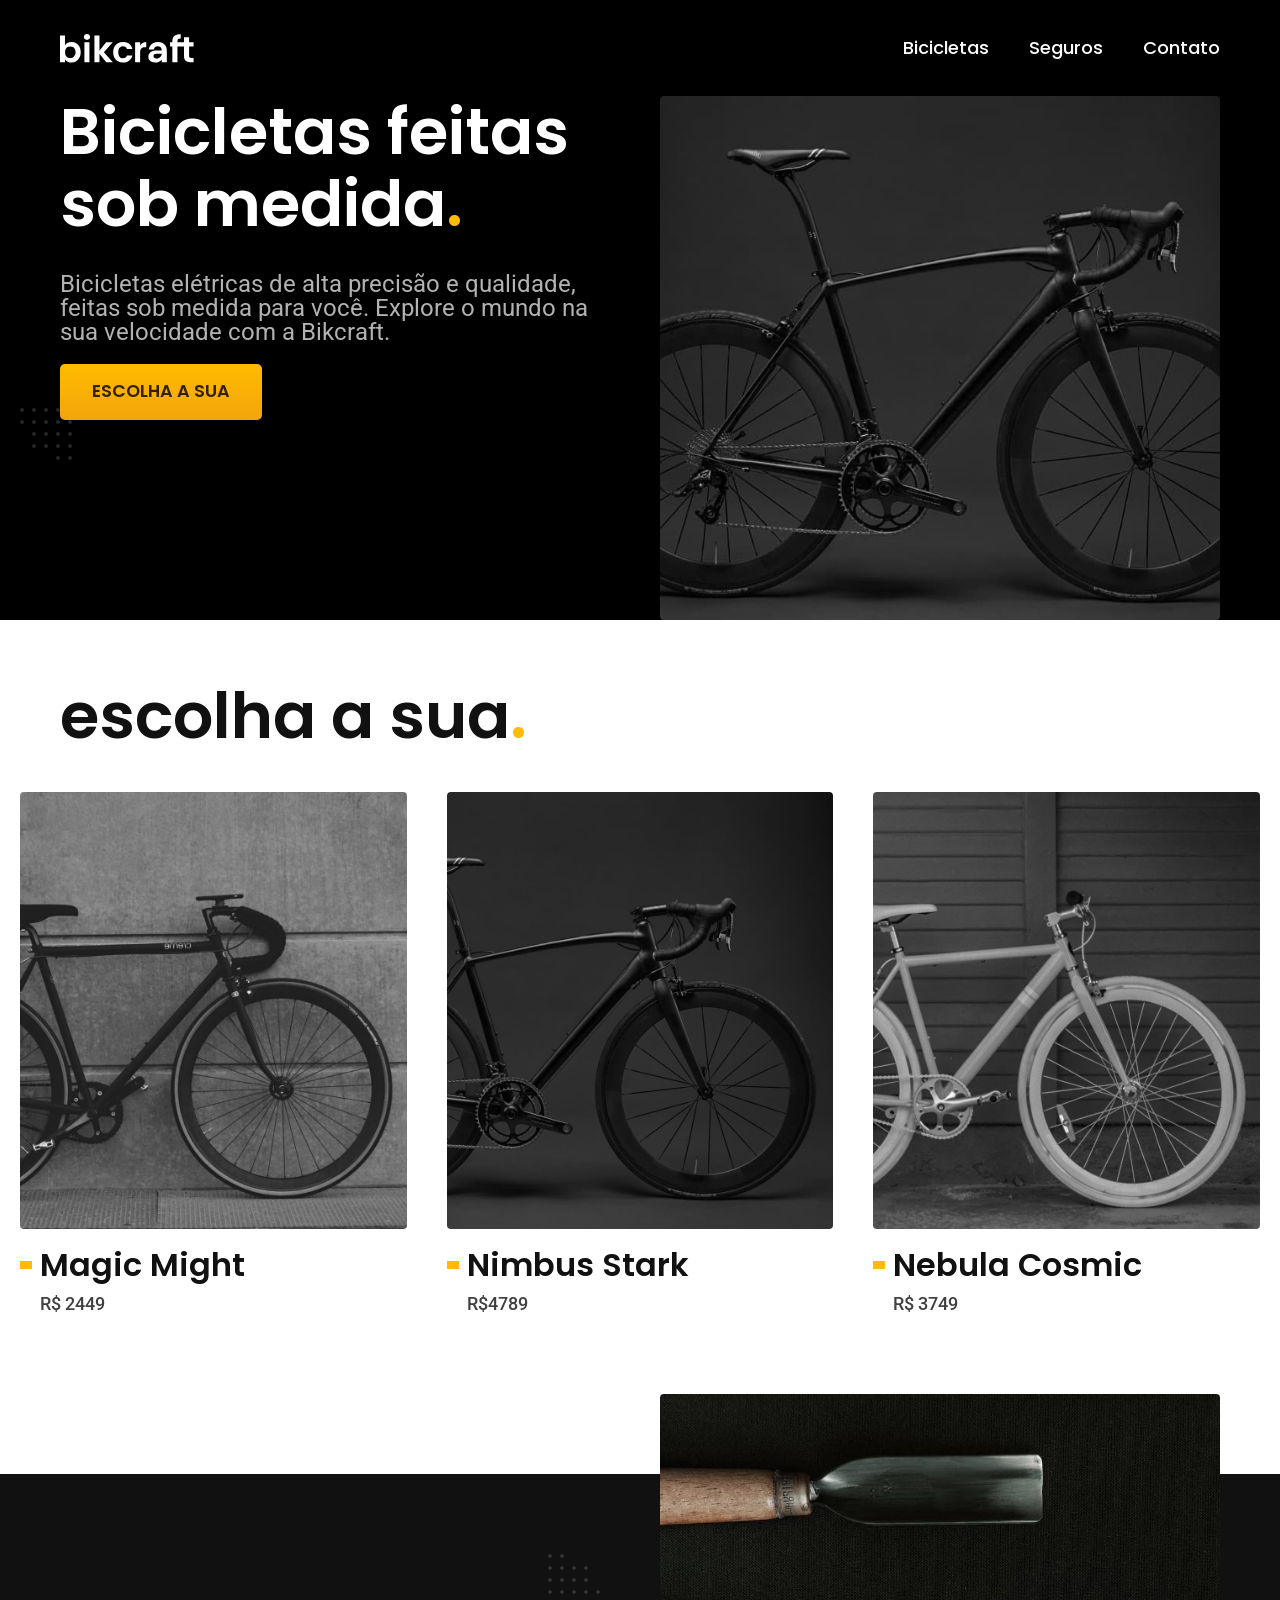
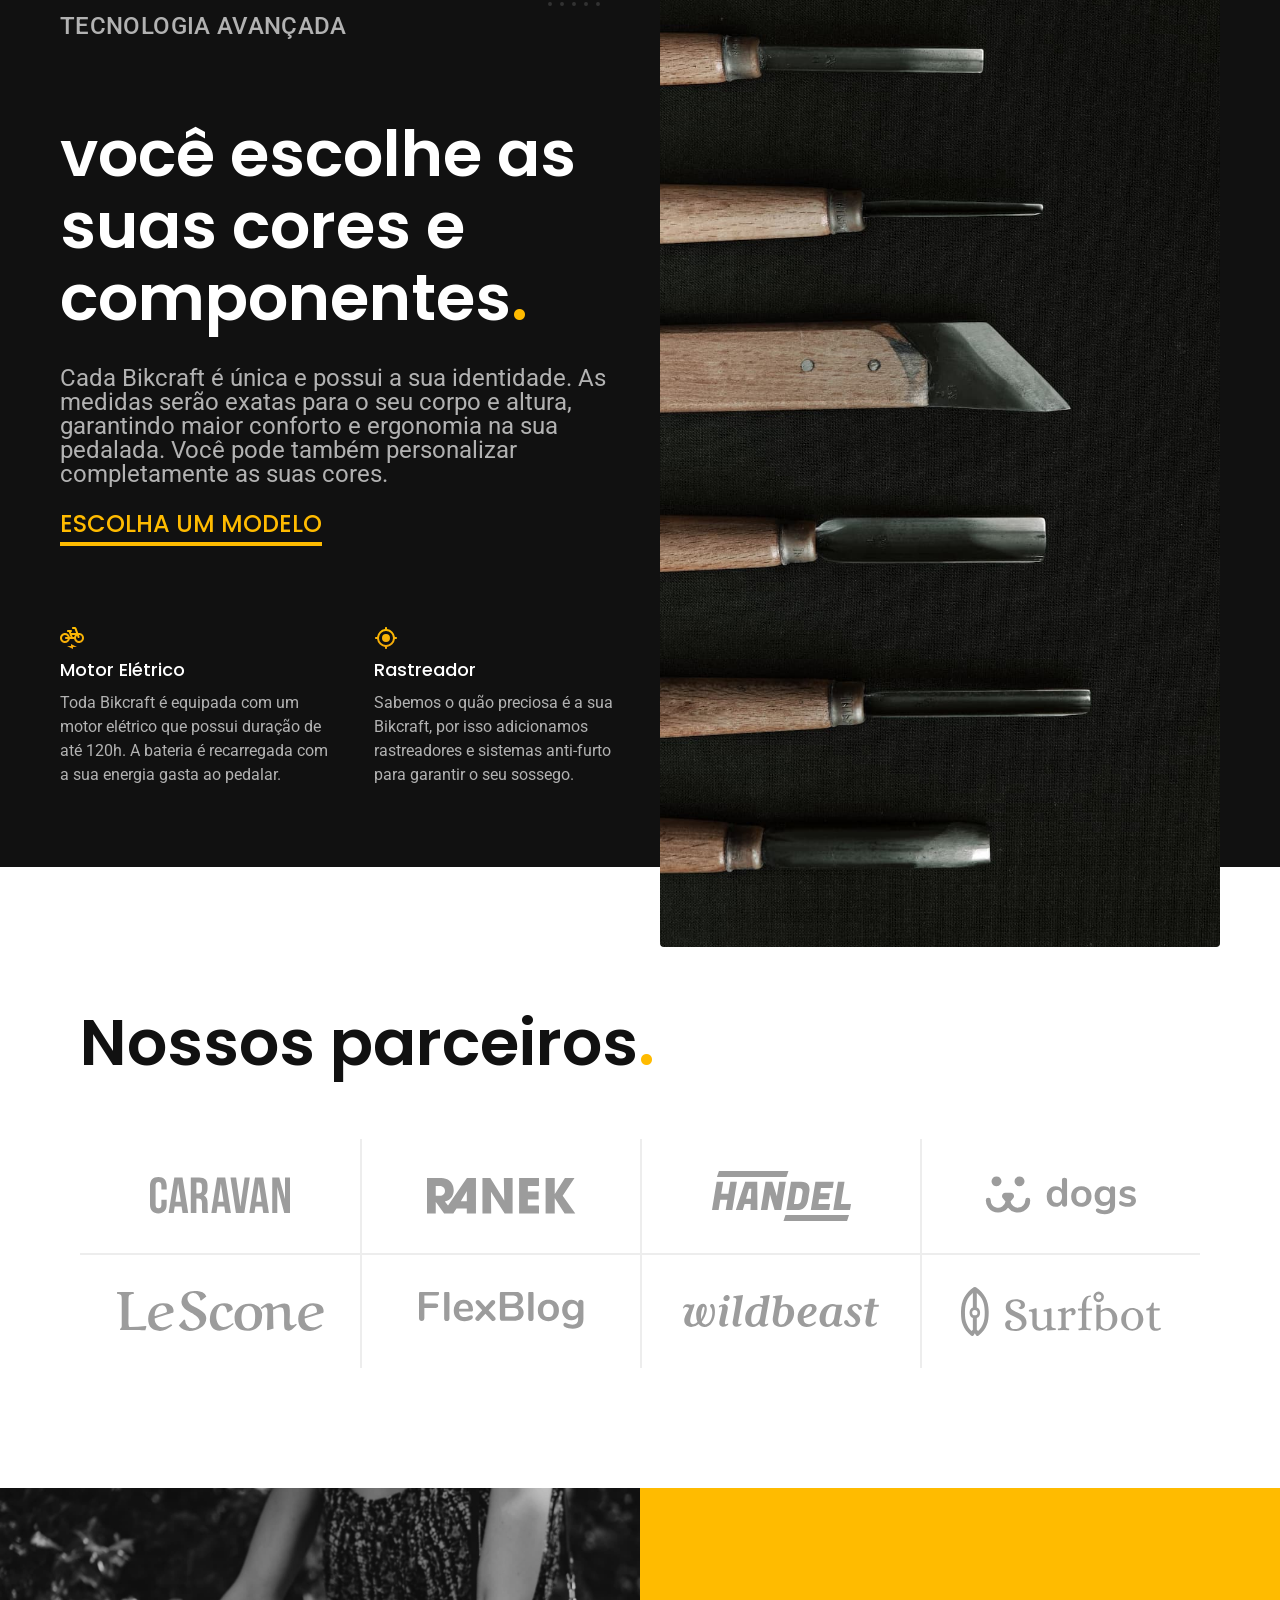
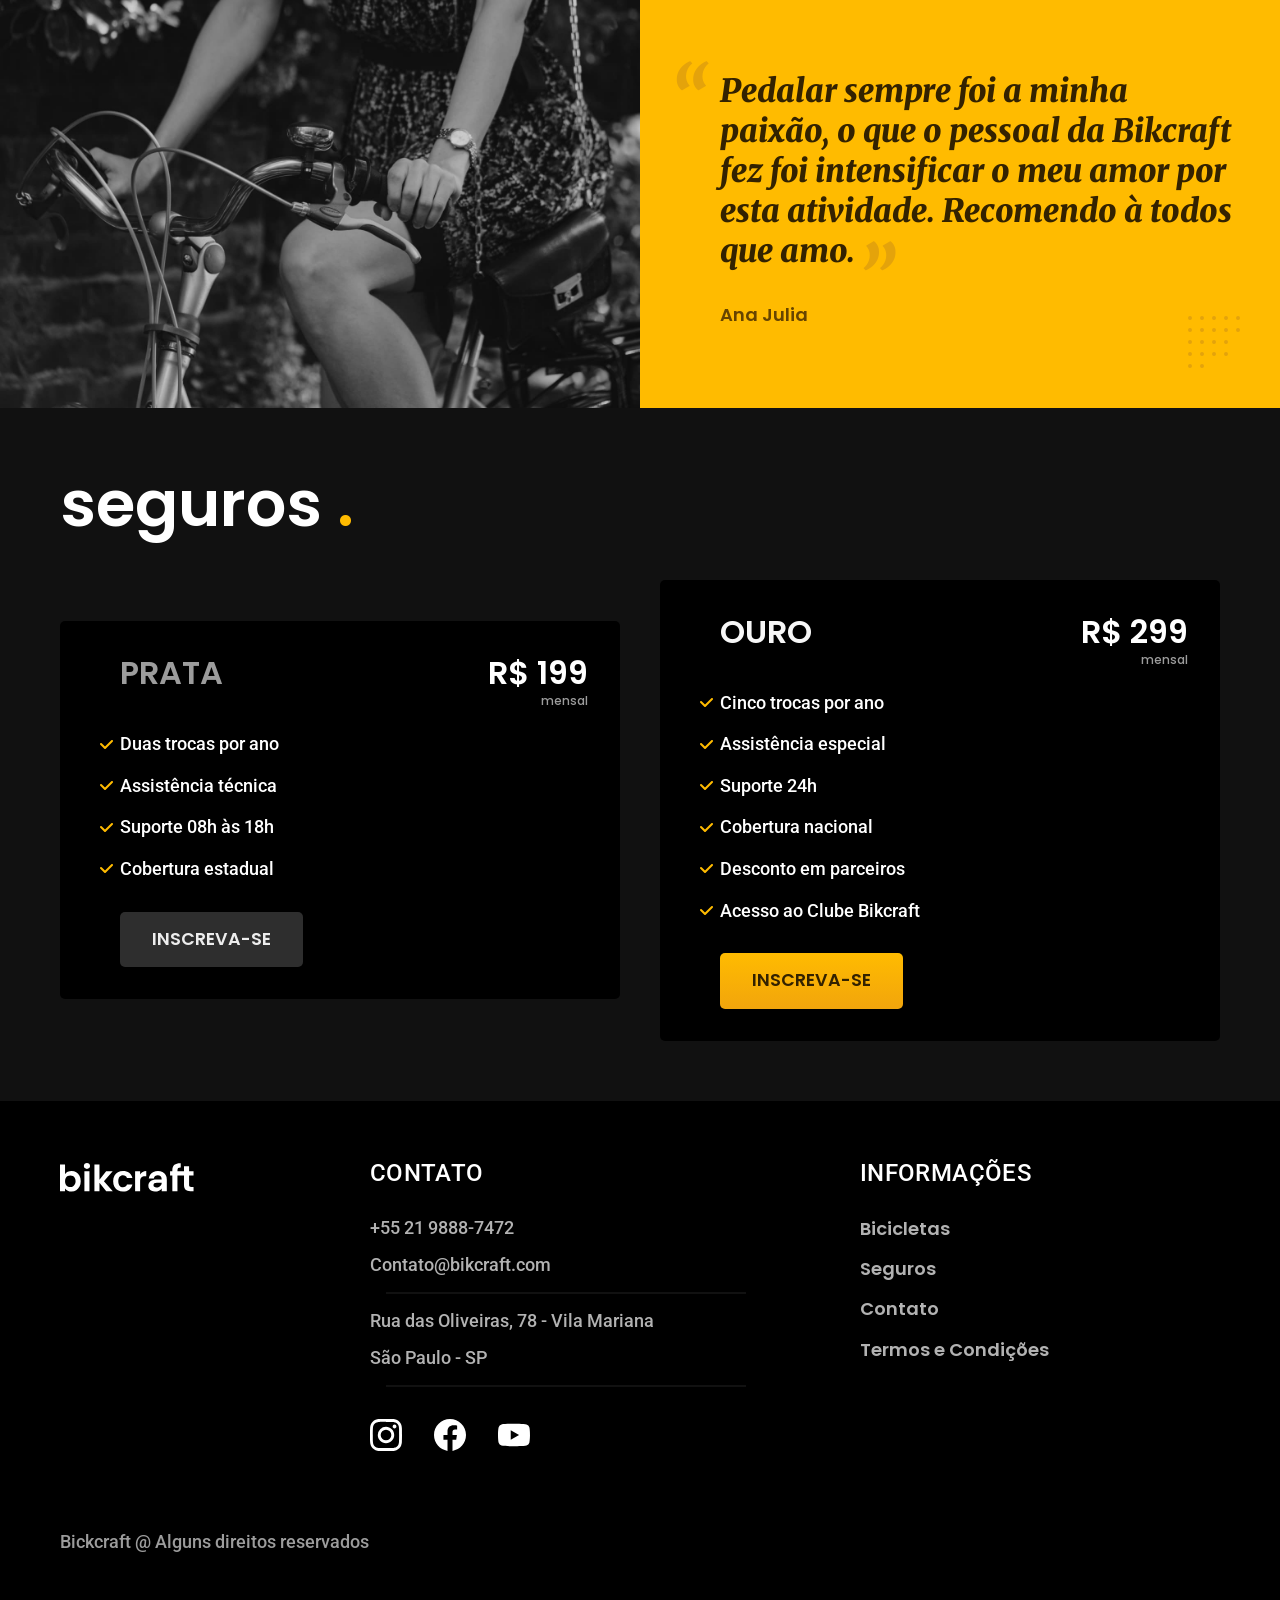
<file: index.html>
<!DOCTYPE html>
<html lang="pt-br">

<head>
    <meta charset="UTF-8">
    <meta http-equiv="X-UA-Compatible" content="IE=edge">
    <meta name="viewport" content="width=device-width, initial-scale=1.0">
    <title>Bikcraft - Bicicletas Elétricas</title>

    <link rel="preload" href="./css/style.min.css" as="style">
    <link rel="stylesheet" href="./css/style.min.css">

    <link rel="preconnect" href="https://fonts.googleapis.com">
    <link rel="preconnect" href="https://fonts.gstatic.com" crossorigin>
    <link href="https://fonts.googleapis.com/css2?family=Merriweather:ital,wght@1,900&family=Poppins:wght@400;600&family=Roboto:wght@400;500&display=swap" rel="stylesheet">

    <link rel="icon" href="./favicon.svg" type="image/svg+xml">
</head>

<body>
    <header class="header-bg">
        <div class="header container">
            <a href="./"><img src="./img/bikcraft.svg " width="136" height="32" alt="Bikcraft">
            </a>
            <nav aria-label="primaria">
                <ul class="header-menu font-1-m cor-0">
                    <li><a href="./bicicletas.html">Bicicletas</a></li>
                    <li><a href="./seguros.html">Seguros</a></li>
                    <li><a href="./contatos.html">Contato</a></li>
                </ul>
            </nav>

        </div>
    </header>
    <main class="introducao-bg">
        <div class="introducao container">
            <div class="introducao-conteudo">
                <h1 class="font-1-xxl cor-0">Bicicletas feitas sob medida<span class="cor-p1">.</span></h1>
                <p class="font-2-l cor-5">Bicicletas elétricas de alta precisão e qualidade, feitas sob medida para você. Explore o mundo na sua velocidade com a Bikcraft.</p>
                <a class="botao" href="./bicicletas.html">Escolha a sua</a>
            </div>
            <picture>
                <source media="(max-width: 800px)" srcset="./img/bicicletas/nimbus.jpg">
                <img src="./img/fotos/introducao.jpg" width="1280" height="1600" alt="Bicicleta elétrica preta.">
            </picture>
        </div>
    </main>
    <article class="bicicletas-lista">
        <h2 class="font-1-xxl container">escolha a sua<span class="cor-p1">.</span></h2>
        <ul>
            <li>
                <a href="./bicicletas/magic.html">
                    <img src="./img/bicicletas/magic-home.jpg" width="920" height="1040 " alt="Bicicleta preta">
                    <h3 class="font-1-xl">Magic Might</h3>
                    <span class="font-2-m cor-8">R$ 2449</span>
                </a>
            </li>
            <li>
                <a href="./bicicletas/nimbus.html">

                    <img src="./img/bicicletas/nimbus-home.jpg" width="920" height="1040" alt="Bicicleta preta">
                    <h3 class="font-1-xl">Nimbus Stark</h3>
                    <span class="font-2-m cor-8">R$4789</span>
                </a>
            </li>
            <li>
                <a href="./bicicletas/nebula.html">
                    <img src="./img/bicicletas/nebula-home.jpg" width="920" height="1040" alt="Bicicleta preta">
                    <h3 class="font-1-xl">Nebula Cosmic</h3>
                    <span class="font-2-m cor-8">R$ 3749</span>
                </a>
            </li>
        </ul>
    </article>
    <article class="tecnologia-bg">
        <div class="tecnologia container">
            <div class="tecnologia-conteudo">
                <span class="cor-5 font-2-l-b titulo">TECNOLOGIA AVANÇADA</span>
                <h2 class="cor-0 font-1-xxl">você escolhe as suas cores e componentes<span class="cor-p1">.</span></h2>
                <p class="cor-5 font-2-l">Cada Bikcraft é única e possui a sua identidade. As medidas serão exatas para o seu corpo e altura, garantindo maior conforto e ergonomia na sua pedalada. Você pode também personalizar completamente as suas cores.</p>
                <a class="cor-p1 font-2-m link" href="./bicicletas.html">Escolha um modelo</a>
                <!--MOTOR-ELETRICO-->
                <div class="tecnologia-vantagens">
                    <div>
                        <img src="./img/icones/eletrica.svg" width="24" height="24" alt="">
                        <h3 class="font-1-m cor-0">Motor Elétrico</h3>
                        <p class="font-2-s cor-5">Toda Bikcraft é equipada com um motor elétrico que possui duração de até 120h. A bateria é recarregada com a sua energia gasta ao pedalar.</p>
                    </div>
                    <!--RASTREADOR-->
                    <div>
                        <img src="./img/icones/rastreador.svg" width="24" height="24" alt="">
                        <h3 class="font-1-m cor-0">Rastreador</h3>
                        <p class="font-2-s cor-5">Sabemos o quão preciosa é a sua Bikcraft, por isso adicionamos rastreadores e sistemas anti-furto para garantir o seu sossego.</p>
                    </div>
                </div>
            </div><!--tecnologia-conteudo-->
            <div class="tecnologia-image">
                <img src="./img/fotos/tecnologia.jpg" width="1200" height="1920" alt="">
            </div>
        </div>
    </article>

    <section class="parceiros" aria-label="nossos parceiros">
        <div class="container">
            <h2 class="font-1-xxl container">Nossos parceiros<span class="cor-p1">.</span></h2>

            <ul>
                <li> <img src="./img/parceiros/caravan.svg" width="140" height="38" alt="caravan"></li>
                <li> <img src="./img/parceiros/ranek.svg" width="149" height="36" alt="ranek"></li>
                <li> <img src="./img/parceiros/handel.svg" width="139" height="50" alt="handel"></li>
                <li> <img src="./img/parceiros/dogs.svg" width="152" height="39" alt="dogs"></li>
                <li> <img src="./img/parceiros/lescone.svg" width="208" height="41" alt="lescone"></li>
                <li> <img src="./img/parceiros/flexblog.svg" width="165" height="38" alt="lescone"></li>
                <li> <img src="./img/parceiros/wildbeast.svg" width="196" height="34" alt="wildbeast"></li>
                <li> <img src="./img/parceiros/surfbot.svg" width="200" height="49" alt="surfbot"></li>
            </ul>
        </div>
    </section>
    <section class="depoimento" aria-label="Depoimento">
        <div>
            <img src="./img/fotos/depoimento.jpg" width="1560" height="1360" alt="Pessoa pedalando" width="780" height="680">
        </div>
        <div class="depoimento-conteudo">
            <blockquote class="font-1-xl cor-p5">
                <p>Pedalar sempre foi a minha paixão, o que o pessoal da Bikcraft fez foi intensificar o meu amor por esta atividade. Recomendo à todos que amo.</p>
            </blockquote>
            <span class="font-1-m-b cor-p4">Ana Julia</span>
        </div>
    </section>
    <article class="seguros-bg">
        <div class="seguros container">
            <h2 class="font-1-xxl cor-0">seguros <span class="cor-p1">.</span></h2>
            <div class="seguros-item">
                <h3 class="font-1-xl cor-6">PRATA</h3>
                <span class="font-1-xl cor-0">R$ 199 <span class="font-1-xs cor-6">mensal</span></span>
                <ul class="font-2-m cor-0">
                    <li>Duas trocas por ano</li>
                    <li>Assistência técnica</li>
                    <li>Suporte 08h às 18h</li>
                    <li>Cobertura estadual</li>
                </ul>
                <a class="botao secundario" href="./orcamento.html">Inscreva-se</a>
            </div>
            <div class="seguros-item">
                <h3 class="font-1-xl cor-1">OURO</h3>
                <span class="font-1-xl cor-0">R$ 299 <span class="font-1-xs cor-6">mensal</span></span>
                <ul class="font-2-m cor-0">

                    <li>Cinco trocas por ano</li>
                    <li>Assistência especial</li>
                    <li>Suporte 24h</li>
                    <li>Cobertura nacional</li>
                    <li>Desconto em parceiros</li>
                    <li>Acesso ao Clube Bikcraft</li>
                </ul>
                <a class="botao" href="./orcamento.html">Inscreva-se</a>
            </div>
        </div>
    </article>
    <footer class="footer-bg">
        <div class="footer container">
            <img src="./img/bikcraft.svg" width="136" height="32" alt="Bikcraft">
            <div class="footer-contato">
                <h3 class="font-2-l-b cor-0">Contato</h3>
                <ul class="cor-5 font-2-m">
                    <li><a href="tel: +552198887472">+55 21 9888-7472</a></li>
                    <li><a href="mailto:contato@bikcraft.com">Contato@bikcraft.com</a></li>
                    <li>Rua das Oliveiras, 78 - Vila Mariana</li>
                    <li>São Paulo - SP</li>
                </ul>
                <div class="footer-redes">
                    <a href="./">
                        <img src="./img/redes/instagram.svg" width="32" height="32" alt="instagram">
                    </a>
                    <a href="./">
                        <img src="./img/redes/facebook.svg" width="32" height="32" alt="">
                    </a>
                    <a href="./">
                        <img src="./img/redes/youtube.svg" width="32" height="32" alt="">
                    </a>
                </div>
            </div>
            <div class="footer-informacoes">
                <h3 class="font-2-l-b cor-0">
                    </h3class>Informações</h3>
                <nav>
                    <ul class="font-1-m-b cor-5">
                        <li><a href="./bicicletas.html">Bicicletas</a></li>
                        <li><a href="./seguros.html">Seguros</a></li>
                        <li><a href="./contatos.html">Contato</a></li>
                        <li><a href="./termos.html">Termos e Condições</a></li>
                    </ul>
                </nav>
            </div>
            <p class="cor-6 footer-copy font-2-m">Bickcraft @ Alguns direitos reservados</p>
        </div>
    </footer>
    <script src="./js/script.js"></script>
</body>

</html>
</file>
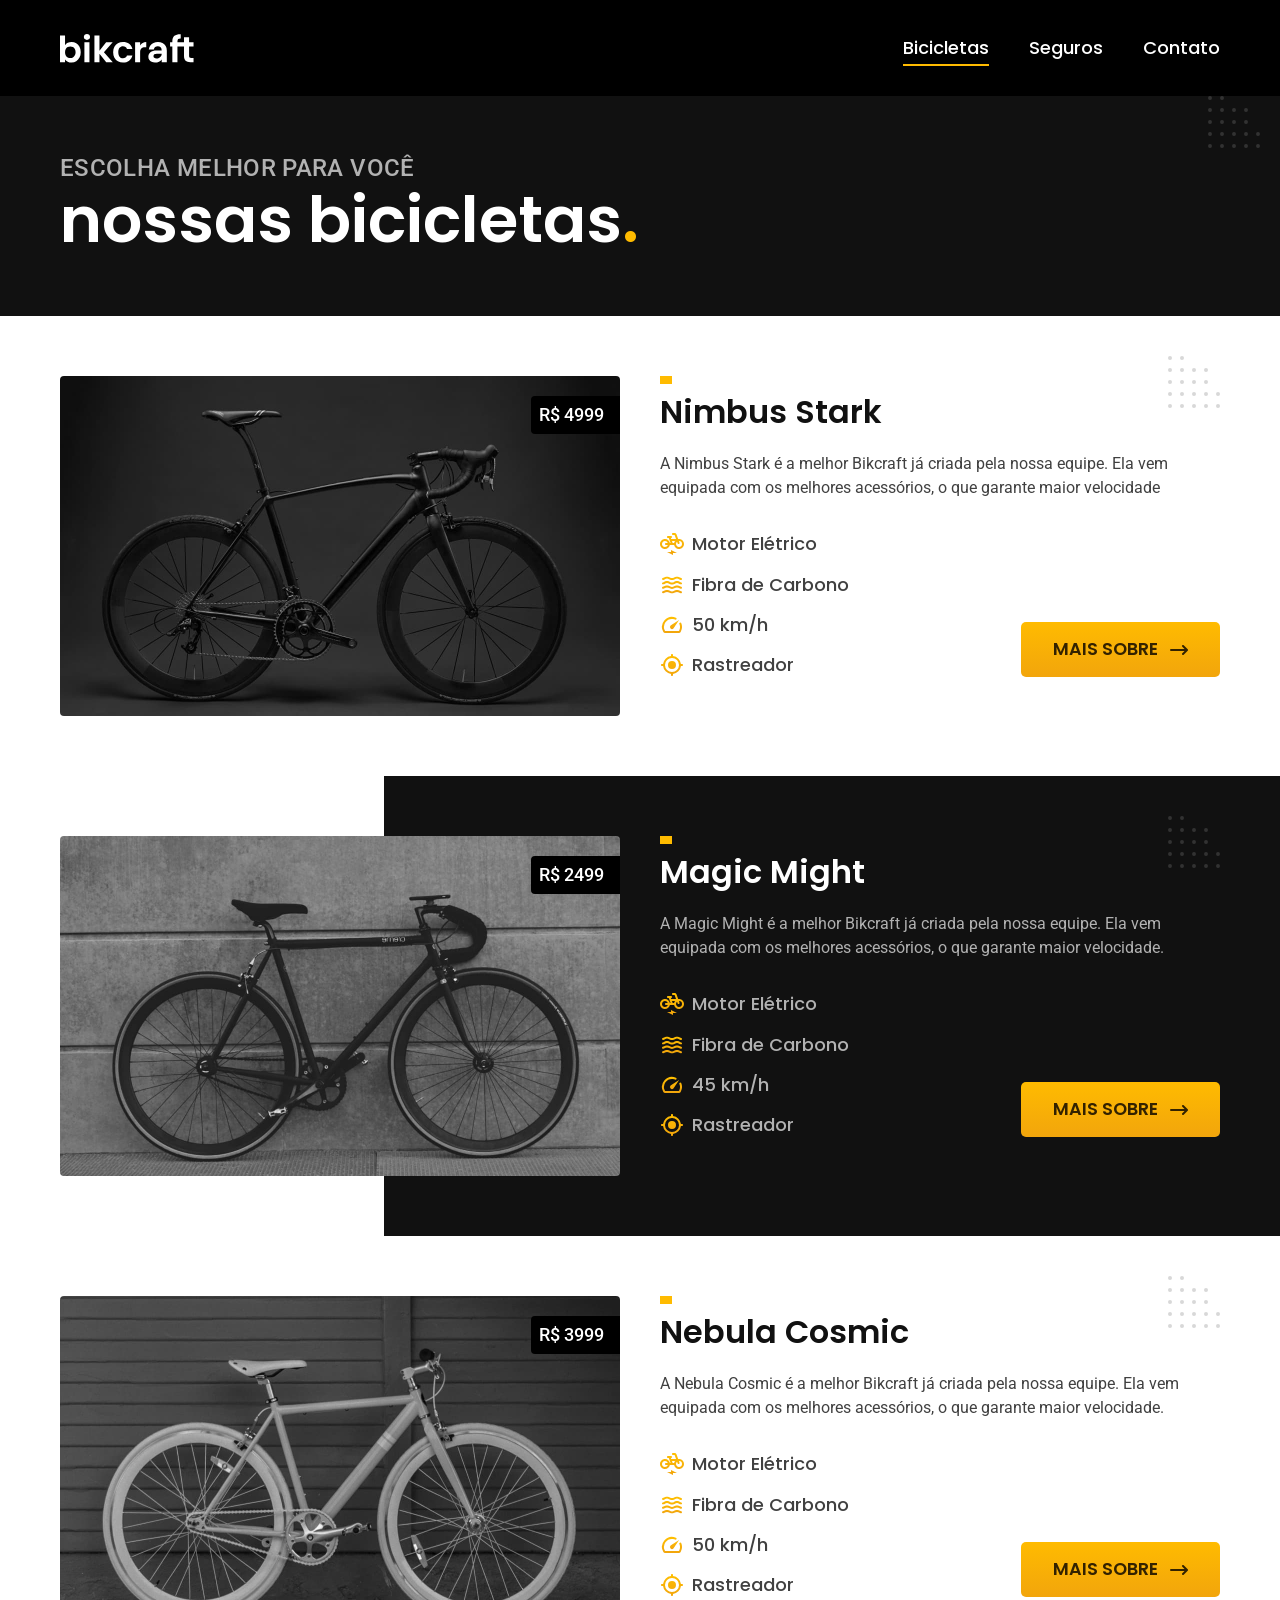
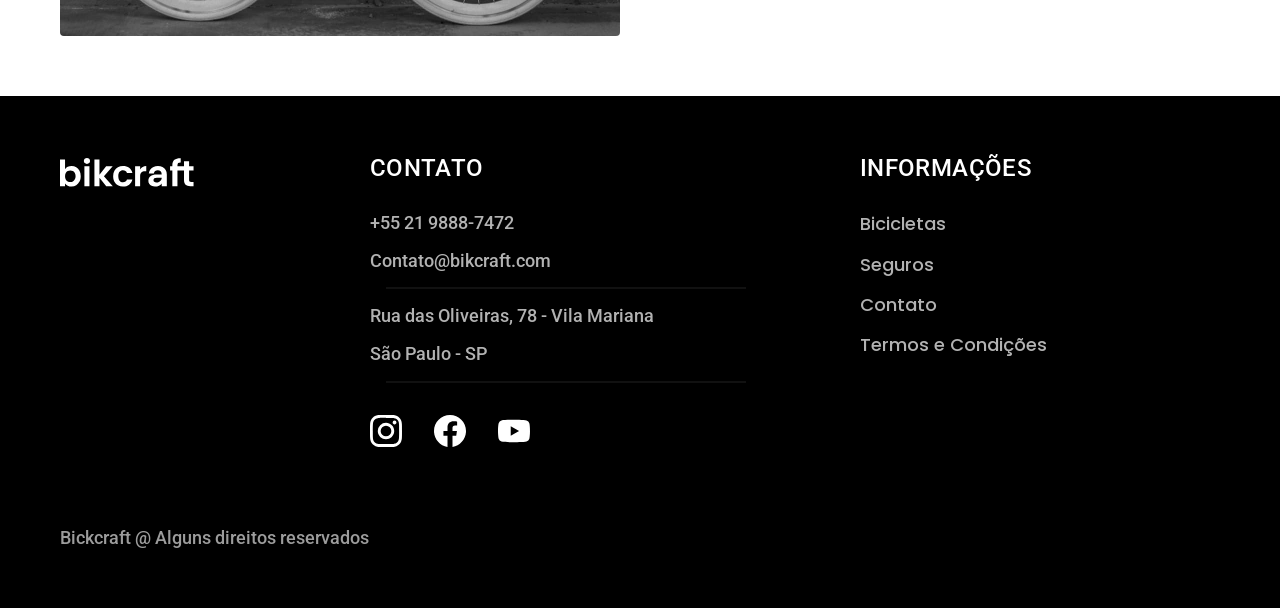
<file: bicicletas.html>
<!DOCTYPE html>
<html lang="pt-br">

<head>
    <meta charset="UTF-8">
    <meta http-equiv="X-UA-Compatible" content="IE=edge">
    <meta name="viewport" content="width=device-width, initial-scale=1.0">
    <link rel="preload" href="./css/style.min.css" as="style">
    <link rel="stylesheet" href="./css/style.min.css">
    <link rel="preconnect" href="https://fonts.googleapis.com">
    <link rel="preconnect" href="https://fonts.googleapis.com">
    <link rel="preconnect" href="https://fonts.gstatic.com" crossorigin>
    <link href="https://fonts.googleapis.com/css2?family=Merriweather:ital,wght@1,900&family=Poppins:wght@400;600&family=Roboto:wght@400;500&display=swap" rel="stylesheet">
    <title>Bicicletas | Bikcraft - Bicicletas Elétricas</title>
    <script>
        document.documentElement.classList.add('js');
    </script>
    <link rel="icon" href="./favicon.svg" type="image/svg+xml">
</head>

<body id="bicicletas">
    <header class="header-bg">
        <div class="header container">
            <a href="./"><img src="./img/bikcraft.svg" alt="Bikcraft">
            </a>
            <nav aria-label="primaria">
                <ul class="header-menu font-1-m cor-0">
                    <li><a href="./bicicletas.html">Bicicletas</a></li>
                    <li><a href="./seguros.html">Seguros</a></li>
                    <li><a href="./contatos.html">Contato</a></li>
                </ul>
            </nav>

        </div>
    </header>

    <main>
        <div class="titulo">
            <div class="container">
                <p class="font-2-l-b cor-5">Escolha melhor para você</p>
                <h1 class="font-1-xxl cor-0">nossas bicicletas<span class="cor-p1">.</span>
            </div>
            </h1>
        </div>

        <div class="bicicletas container">
            <div class="bicicletas-imagem">
                <img src="./img/bicicletas/nimbus.jpg" alt="bicicleta preta">
                <span class="font-2-m cor-0">R$ 4999</span>
            </div>
            <div class="bicicletas-conteudo">
                <h2 class="font-1-xl">Nimbus Stark</h2>
                <p class="font-2-s cor-8">A Nimbus Stark é a melhor Bikcraft já criada pela nossa equipe. Ela vem equipada com os melhores acessórios, o que garante maior velocidade</p>
                <ul class="font-1-m cor-8">
                    <li>
                        <img src="./img/icones/eletrica.svg" alt="">
                        Motor Elétrico
                    </li>
                    <li>
                        <img src="./img/icones/carbono.svg" alt="">
                        Fibra de Carbono
                    </li>
                    <li>
                        <img src="./img/icones/velocidade.svg" alt="">
                        50 km/h
                    </li>
                    <li>
                        <img src="./img/icones/rastreador.svg" alt="">
                        Rastreador
                    </li>
                </ul>
                <a href="./bicicletas/nimbus.html" class="botao seta">Mais Sobre</a>
            </div>
        </div>

        <div class="bicicletas-bg">
            <div class="bicicletas container">
                <div class="bicicletas-imagem">
                    <img src="./img/bicicletas/magic.jpg" alt="bicicleta preta">
                    <span class="font-2-m cor-0">R$ 2499</span>
                </div>
                <div class="bicicletas-conteudo">
                    <h2 class="font-1-xl cor-0">Magic Might</h2>
                    <p class="font-2-s cor-5">A Magic Might é a melhor Bikcraft já criada pela nossa equipe. Ela vem equipada com os melhores acessórios, o que garante maior velocidade.</p>
                    <ul class="font-1-m cor-5">
                        <li>
                            <img src="./img/icones/eletrica.svg" alt="">
                            Motor Elétrico
                        </li>
                        <li>
                            <img src="./img/icones/carbono.svg" alt="">
                            Fibra de Carbono
                        </li>
                        <li>
                            <img src="./img/icones/velocidade.svg" alt="">
                            45 km/h
                        </li>
                        <li>
                            <img src="./img/icones/rastreador.svg" alt="">
                            Rastreador
                        </li>
                    </ul>
                    <a href="./bicicletas/magic.html" class="botao seta">Mais Sobre</a>
                </div>
            </div>
        </div>

        <div class="bicicletas container">
            <div class="bicicletas-imagem">
                <img src="./img/bicicletas/nebula.jpg" alt="bicicleta preta">
                <span class="font-2-m cor-0">R$ 3999</span>
            </div>
            <div class="bicicletas-conteudo">
                <h2 class="font-1-xl">Nebula Cosmic</h2>
                <p class="font-2-s cor-8">A Nebula Cosmic é a melhor Bikcraft já criada pela nossa equipe. Ela vem equipada com os melhores acessórios, o que garante maior velocidade.</p>
                <ul class="font-1-m cor-8">
                    <li>
                        <img src="./img/icones/eletrica.svg" alt="">
                        Motor Elétrico
                    </li>
                    <li>
                        <img src="./img/icones/carbono.svg" alt="">
                        Fibra de Carbono
                    </li>
                    <li>
                        <img src="./img/icones/velocidade.svg" alt="">
                        50 km/h
                    </li>
                    <li>
                        <img src="./img/icones/rastreador.svg" alt="">
                        Rastreador
                    </li>
                </ul>
                <a href="./bicicletas/nebula.html" class="botao seta">Mais Sobre</a>
            </div>
        </div>
    </main>


    <footer class="footer-bg">
        <div class="footer container">
            <img src="./img/bikcraft.svg" alt="Bikcraft">
            <div class="footer-contato">
                <h3 class="font-2-l-b cor-0">Contato</h3>
                <ul class="cor-5 font-2-m">
                    <li><a href="tel: +552198887472">+55 21 9888-7472</a></li>
                    <li><a href="mailto:contato@bikcraft.com">Contato@bikcraft.com</a></li>
                    <li>Rua das Oliveiras, 78 - Vila Mariana</li>
                    <li>São Paulo - SP</li>
                </ul>
                <div class="footer-redes">
                    <a href="./">
                        <img src="./img/redes/instagram.svg" width="32" height="32" alt="instagram">
                    </a>
                    <a href="./">
                        <img src="./img/redes/facebook.svg" width="32" height="32" alt="facebook">
                    </a>
                    <a href="./">
                        <img src="./img/redes/youtube.svg" width="32" height="32" alt="youtube">
                    </a>
                </div>
            </div>
            <div class="footer-informacoes">
                <h3 class="font-2-l-b cor-0">
                    </h3class>Informações</h3>
                <nav>
                    <ul class="font-1-m cor-5">
                        <li><a href="./bicicletas.html">Bicicletas</a></li>
                        <li><a href="./seguros.html">Seguros</a></li>
                        <li><a href="./contatos.html">Contato</a></li>
                        <li><a href="./termos.html">Termos e Condições</a></li>
                    </ul>
                </nav>
            </div>
            <p class="cor-6 footer-copy font-2-m">Bickcraft @ Alguns direitos reservados</p>
        </div>
    </footer>

    <script src="./js/script.js"></script>
</body>

</html>
</file>
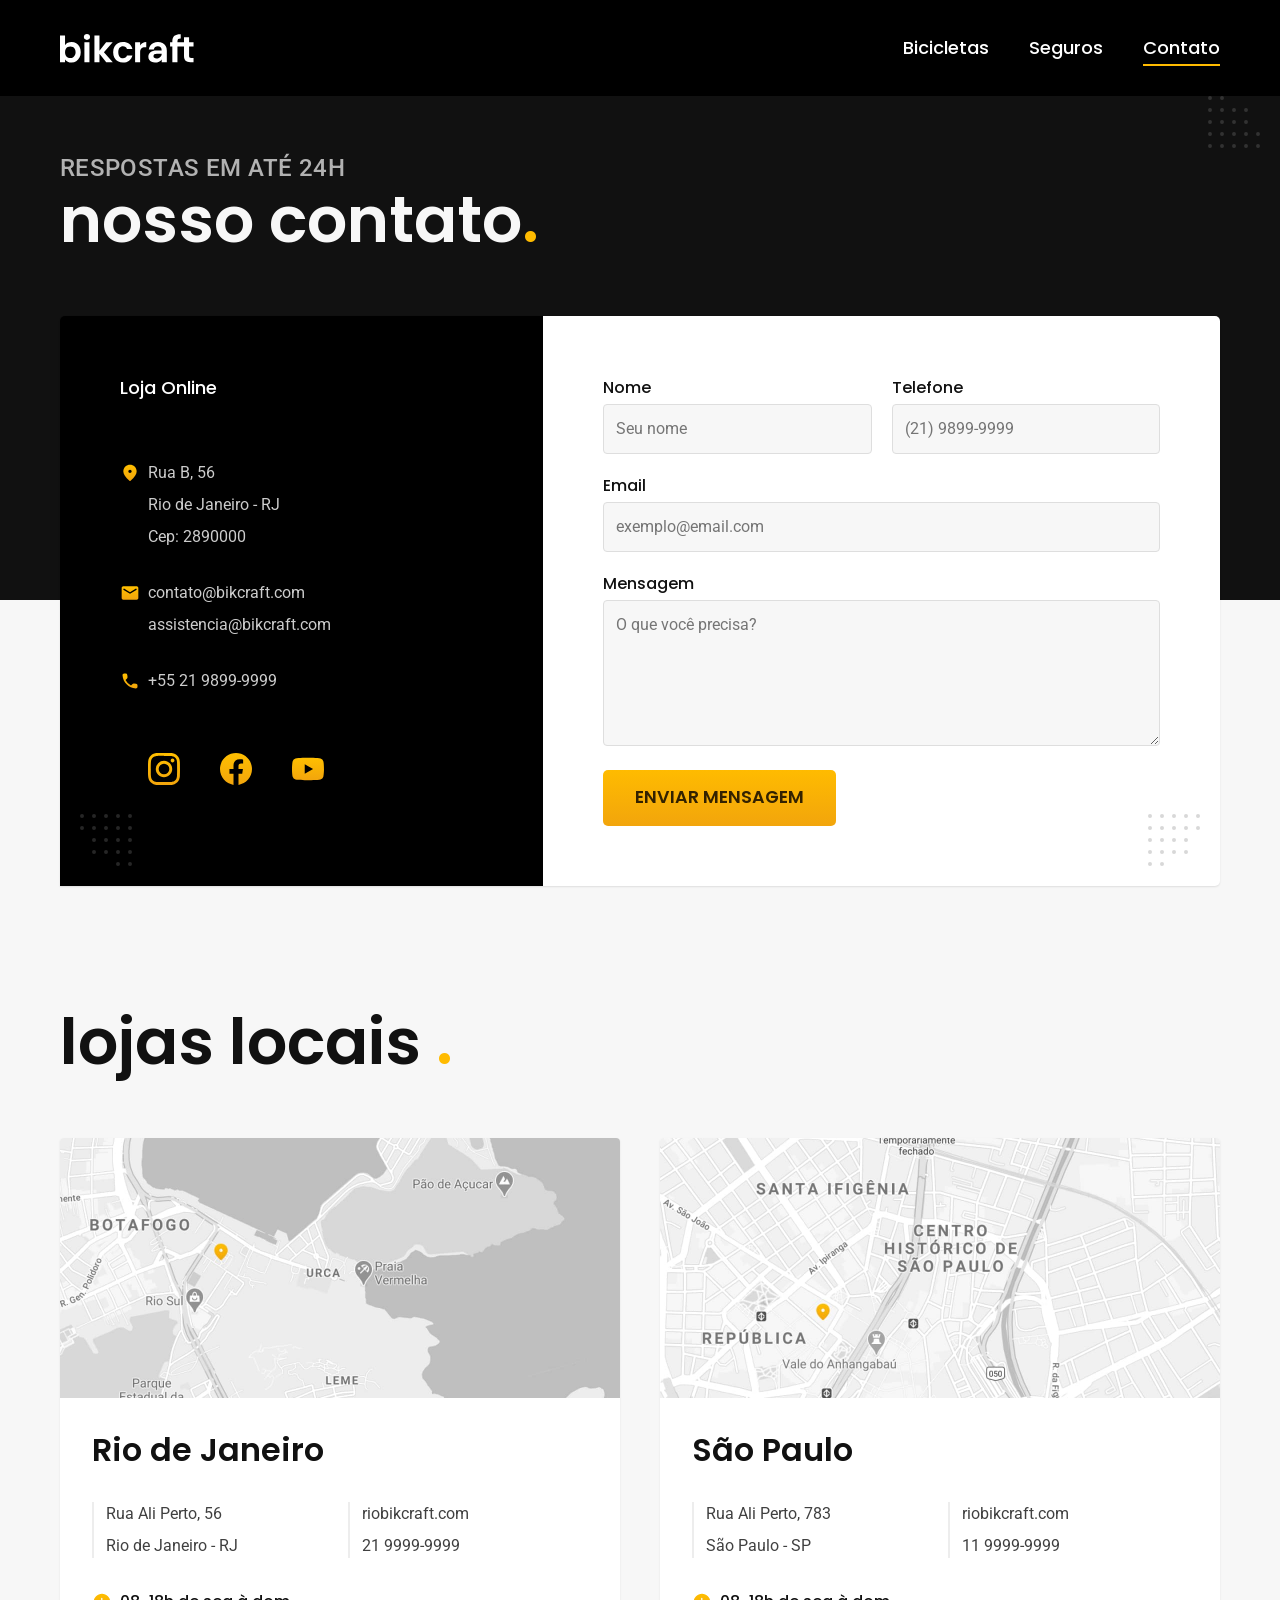
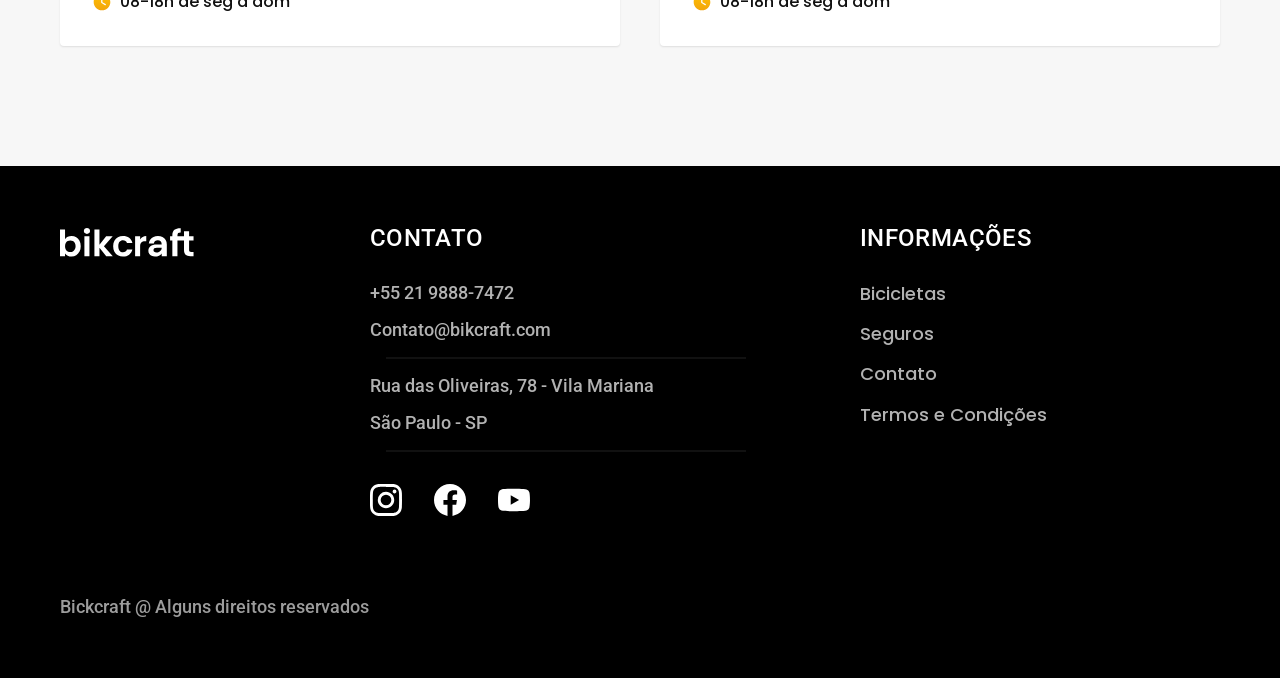
<file: contatos.html>
<!DOCTYPE html>
<html lang="pt-br">
<head>
    <meta charset="UTF-8">
    <meta http-equiv="X-UA-Compatible" content="IE=edge">
    <meta name="viewport" content="width=device-width, initial-scale=1.0">
<link rel="preload" href="./css/style.min.css" as="style">
    <link rel="stylesheet" href="./css/style.min.css">    <link rel="preconnect" href="https://fonts.googleapis.com">
    <link rel="preconnect" href="https://fonts.googleapis.com">
    <link rel="preconnect" href="https://fonts.gstatic.com" crossorigin>
    <link href="https://fonts.googleapis.com/css2?family=Merriweather:ital,wght@1,900&family=Poppins:wght@400;600&family=Roboto:wght@400;500&display=swap" rel="stylesheet">
    <title>Contatos | Bikcraft - Bicicletas Elétricas</title>


   <script>
        document.documentElement.classList.add('js');
    </script>
     <link rel="icon" href="./favicon.svg" type="image/svg+xml">
</head>
<body id="contatos">
    <header class="header-bg">
        <div class="header container">
        <a href="./"><img src="./img/bikcraft.svg" alt="Bikcraft"></a>
        <nav aria-label="primaria">
            <ul class="header-menu font-1-m cor-0">
                <li><a href="./bicicletas.html">Bicicletas</a></li>
                <li><a href="./seguros.html">Seguros</a></li>
                <li><a href="./contatos.html">Contato</a></li>
            </ul>
        </nav>

    </div>
    </header>
    <main>
    <div class="titulo">
        <div class="container">
            <p class="font-2-l-b cor-5">RESPOSTAS EM ATÉ 24H</p>
            <h1 class="font-1-xxl cor-1">nosso contato<span class="cor-p1">.</span></h1>
        </div>
    </div>
        <div class="contatos container">
            <section class="contatos-dados " aria-label="Endereço">
                <h2 class="cor-0 font-1-m">Loja Online</h2>
            <div class="contatos-endereco font-2-s cor-4">
                    <p>Rua B, 56</p>
                    <p>Rio de Janeiro - RJ</p>
                    <p>Cep: 2890000</p>
                </div>
                    <address class="contatos-meios font-2-s cor-4"> 
                    <a href="mailto:contato@bikcraft.com">contato@bikcraft.com</a>
                    <a href="mailto:assistencia@bikcraft.com">assistencia@bikcraft.com</a>
                    <a href="tel: +55 21 9899-9999">+55 21 9899-9999</a>
                </address>
                <div class="contatos-redes">
                    <a href="https://www.instagram.com/"><img src="./img/redes/instagram-p.svg" alt=""></a>
                    <a href="https://www.facebook.com"><img src="./img/redes/facebook-p.svg" alt=""></a>
                    <a href="https://www.youtube.com/"><img src="./img/redes/youtube-p.svg" alt=""></a>
                </div>
            </section>

                  <section aria-label="Formulário" class="contatos-formulario">
                    <form class="form" action="./contatos.html">
                        <div>
                        <label for="nome">Nome</label>
                        <input type="text" id="nome" name="nome" placeholder="Seu nome">
                    </div>
                    <div> 
                        <label for="telefone">Telefone</label>
                        <input type="text" id="telefone" name="telefone" placeholder="(21) 9899-9999">
                    </div>
                    <div class="col-2"> 
                        <label for="email">Email</label>
                        <input type="email" id="email" name="email" placeholder="exemplo@email.com">
                    </div>
                    <div class="col-2"> 
                        <label for="mensagem">Mensagem</label>
                        <textarea  rows="5" type="mensagem" id="mensagem" name="mensagem" placeholder="O que você precisa?"></textarea>
                    </div>
                    <button class="botao col-2">Enviar Mensagem</button>

                    </form>
                  </section> 
            </div>
    </main>
 <article class="lojas container"> 
    <h2 class="font-1-xxl">lojas locais <span class="cor-p1">.</span></h2>
    <div class="lojas-item">
       <img src="./img/lojas/rj.jpg" alt="mapa indicando o endereço">
       <div class="lojas-conteudo">
        <h3 class="font-1-xl">Rio de Janeiro</h3>
        <div class="lojas-endereco font-2-s cor-8">
            <p>Rua Ali Perto, 56</p>
            <p>Rio de Janeiro - RJ</p>
       </div>
       <div class="lojas-endereco font-2-s cor-8">
            <a href="mailto:riobikcraft.com">riobikcraft.com</a>
            <a href="tel:22 9999-9999">21 9999-9999</a>
       </div>
       <p class="lojas-tempo font-1-s"><img src="./img/icones/horario.svg" alt="">08-18h de seg à dom</p>
     </div>
    </div>

    <div class="lojas-item">
        <img src="./img/lojas/sp.jpg" alt="mapa indicando o endereço">
        <div class="lojas-conteudo">
        <h3 class="font-1-xl">São Paulo</h3>
         <div class="lojas-endereco font-2-s cor-8">
            <p>Rua Ali Perto, 783</p>
            <p>São Paulo - SP</p>
        </div>
         <div class="lojas-endereco font-2-s cor-8">
            <a href="mailto:riobikcraft.com">riobikcraft.com</a>
            <a href="tel:22 9999-9999">11 9999-9999</a>
        </div>
        <p class="lojas-tempo font-1-s"><img src="./img/icones/horario.svg" alt="">08-18h de seg à dom</p>
        </div>
     </div>
 </article>

<footer  class="footer-bg">
    <div class="footer container">
    <img src="./img/bikcraft.svg" alt="Bikcraft">
    <div class="footer-contato">
        <h3 class="font-2-l-b cor-0">Contato</h3>
        <ul class= "cor-5 font-2-m">
            <li><a href="tel: +552198887472">+55 21 9888-7472</a></li>
            <li><a href="mailto:contato@bikcraft.com">Contato@bikcraft.com</a></li>
            <li>Rua das Oliveiras, 78 - Vila Mariana</li>
            <li>São Paulo - SP</li>
        </ul>
        <div class="footer-redes">
            <a href="./">
                <img src="./img/redes/instagram.svg" width="32" height="32" alt="instagram">
            </a>
            <a href="./">
                <img src="./img/redes/facebook.svg" width="32" height="32" alt="facebook">
            </a>
            <a href="./">
                <img src="./img/redes/youtube.svg" width="32" height="32" alt="youtube">
            </a>
        </div>
    </div>
    <div class="footer-informacoes">
        <h3 class="font-2-l-b cor-0"></h3class>Informações</h3>
        <nav>
            <ul class="font-1-m cor-5">
                <li><a href="./bicicletas.html">Bicicletas</a></li>
                <li><a href="./seguros.html">Seguros</a></li>
                <li><a href="./contatos.html">Contato</a></li>
                <li><a href="./termos.html">Termos e Condições</a></li>
            </ul>
        </nav>
    </div>
    <p class="cor-6 footer-copy font-2-m">Bickcraft @ Alguns direitos reservados</p>
</div>  
</footer>

<script src="./js/script.js"></script>
</body>
</html>
</file>
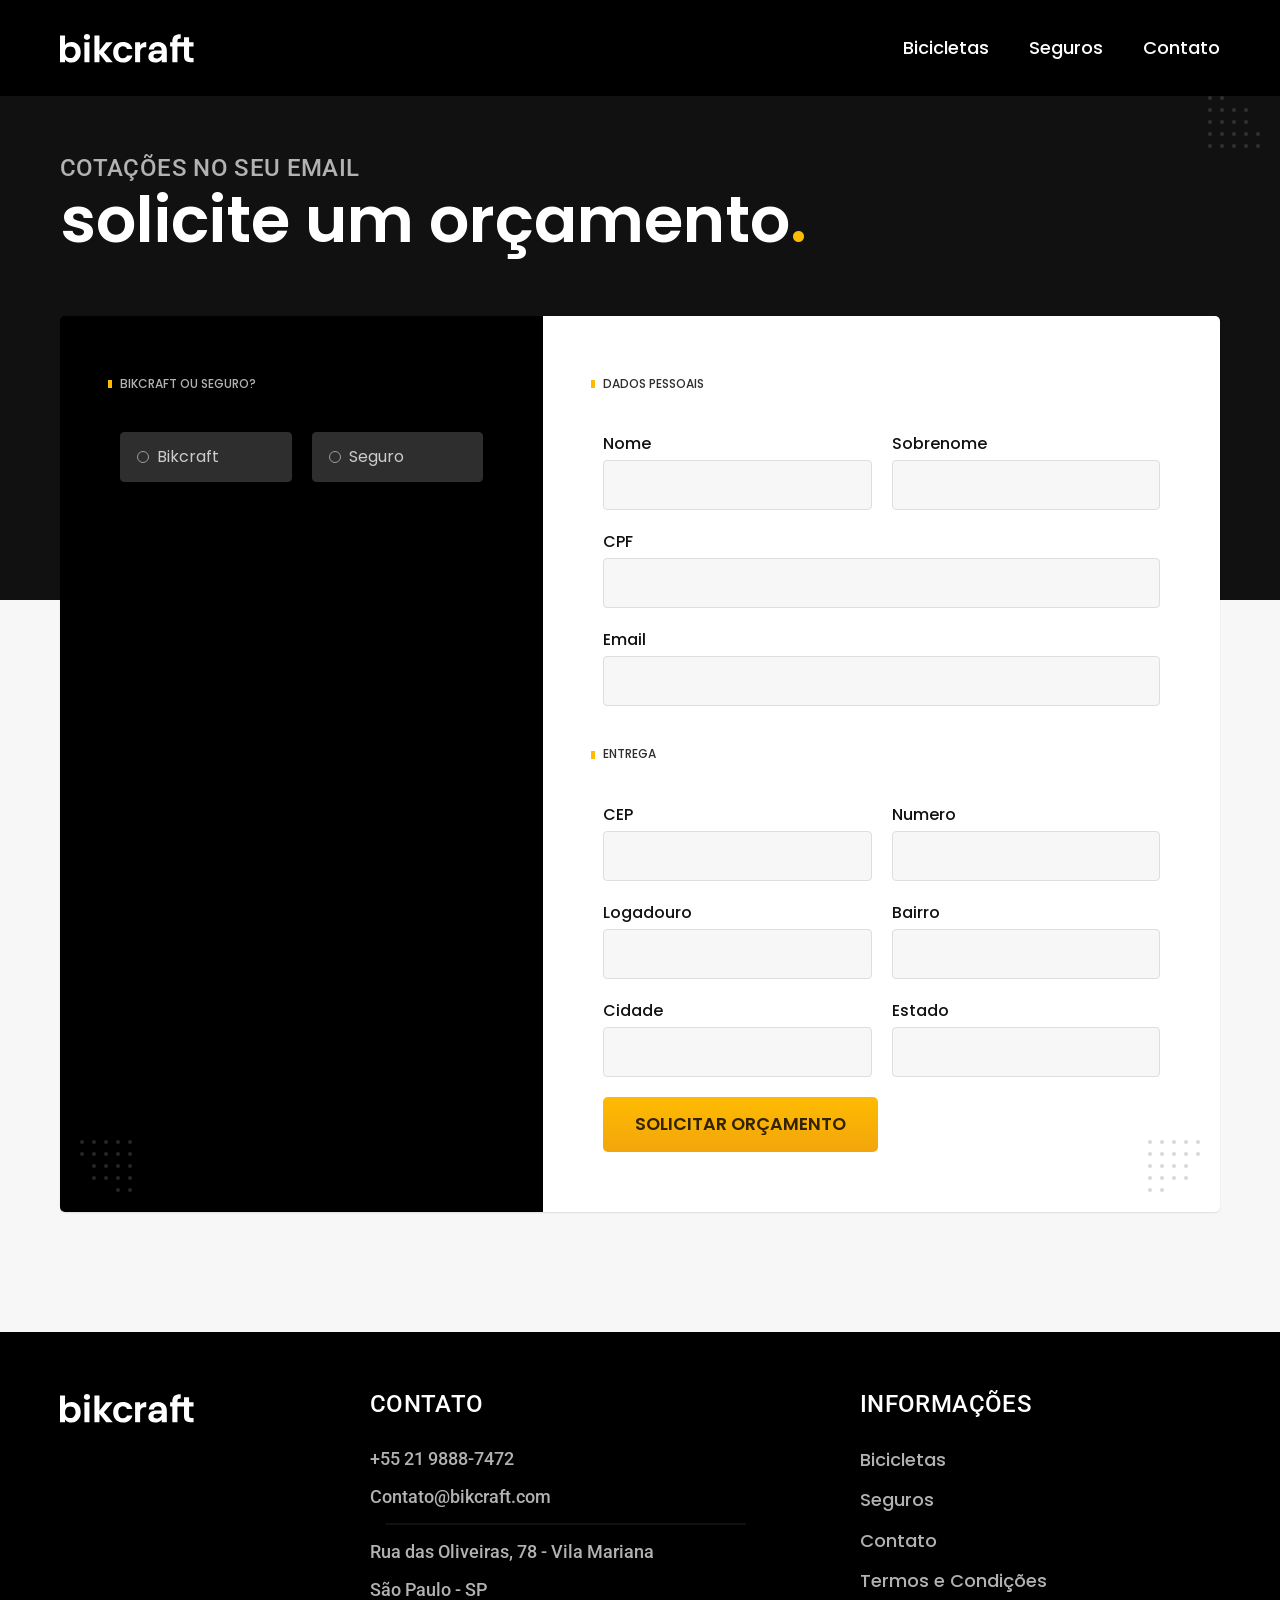
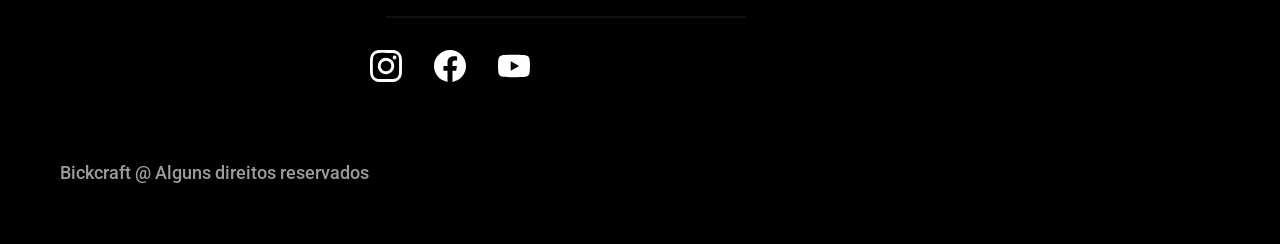
<file: orcamento.html>
<!DOCTYPE html>
<html lang="pt-br">
<head>
    <meta charset="UTF-8">
    <meta http-equiv="X-UA-Compatible" content="IE=edge">
    <meta name="viewport" content="width=device-width, initial-scale=1.0">
<link rel="preload" href="./css/style.min.css" as="style">
    <link rel="stylesheet" href="./css/style.min.css">    <link rel="preconnect" href="https://fonts.googleapis.com">
    <link rel="preconnect" href="https://fonts.googleapis.com">
    <link rel="preconnect" href="https://fonts.gstatic.com" crossorigin>
    <link href="https://fonts.googleapis.com/css2?family=Merriweather:ital,wght@1,900&family=Poppins:wght@400;600&family=Roboto:wght@400;500&display=swap" rel="stylesheet">
    <title>Orçamento | Bikcraft - Bicicletas Elétricas</title>
   <script>
        document.documentElement.classList.add('js');
    </script>
     <link rel="icon" href="./favicon.svg" type="image/svg+xml">
</head>
<body id="orcamento">
    <header class="header-bg">
        <div class="header container">
        <a href="./"><img src="./img/bikcraft.svg" alt="Bikcraft">
        </a>
        <nav aria-label="primaria">
            <ul class="header-menu font-1-m cor-0">
                <li><a href="./bicicletas.html">Bicicletas</a></li>
                <li><a href="./seguros.html">Seguros</a></li>
                <li><a href="./contatos.html">Contato</a></li>
            </ul>
        </nav>

    </div>
    </header>

<main>
<div class="titulo">
 <div class="container">
    <p class="font-2-l-b cor-5">COTAÇÕES NO SEU EMAIL</p>
    <h1 class="font-1-xxl cor-0">solicite um orçamento<span class="cor-p1">.</span></h1>
 </div>
</div>
<form class="orcamento container" action="./">
  <div class=" orcamento-produto">
    <h2 class="font-1-xs cor-5">Bikcraft ou Seguro?</h2>

    <input type="radio" name="tipo" value="bikcraft" id="bikcraft">
    <label for="bikcraft">Bikcraft</label>
    
    <input type="radio" name="tipo" value="seguro" id="seguro">
    <label for="seguro">Seguro</label>

    <div class="orcamento-conteudo" id="orcamento-bikcraft">
       <h2 class="font-1-xs cor-5">Escolha a sua</h2>

        <input type="radio" name="produto" value="nimbus" id="nimbus">
        <label for="nimbus">Nimbus Stark <span> R$ 4999</span></label>
        <div class="orcamento-detalhes">
           
            <ul class="font-1-xs cor-8">
                <li><img src="./img/icones/eletrica.svg" alt="">Motor Elétrico</li>
                <li><img src="./img/icones/carbono.svg" alt="">Fibra de Carbono</li>
                <li><img src="./img/icones/velocidade.svg" alt="">50 km/h</li>
                <li><img src="./img/icones/rastreador.svg" alt="">Rastreador</li>
            </ul>
            <img src="./img/bicicletas/nimbus.jpg" alt="Nimbus stark">
        </div>
        
        <input type="radio" name="produto" value="magic" id="magic">
        <label for="magic">Magic Might <span>R$ 2499</span></label>
            <div class="orcamento-detalhes">
           
            <ul class="font-1-xs cor-8">
                <li><img src="./img/icones/eletrica.svg" alt="">Motor Elétrico</li>
                <li><img src="./img/icones/carbono.svg" alt="">Fibra de Carbono</li>
                <li><img src="./img/icones/velocidade.svg" alt="">45 km/h</li>
                <li><img src="./img/icones/rastreador.svg" alt="">Rastreador</li>
            </ul>
            <img src="./img/bicicletas/magic.jpg" alt="magic">
        </div>
        
        <input type="radio" name="produto" value="nebula" id="nebula">
        <label for="nebula">Nebula Cosmic <span>R$ 3999</span></label>
        <div class="orcamento-detalhes">
           
            <ul class="font-1-xs cor-8">
                <li><img src="./img/icones/eletrica.svg" alt="">Motor Elétrico</li>
                <li><img src="./img/icones/carbono.svg" alt="">Fibra de Carbono</li>
                <li><img src="./img/icones/velocidade.svg" alt="">40 km/h</li>
                <li><img src="./img/icones/rastreador.svg" alt="">Rastreador</li>
            </ul>
            <img src="./img/bicicletas/nebula.jpg" alt="nebula">
        </div>
    </div>
    <div class="orcamento-conteudo" id="orcamento-seguro">
        <h2 class="font-1-xs cor-5">Escolha o plano</h2>

        <input type="radio" name="produto" value="prata" id="prata">
        <label for="prata">Prata <span>R$ 199</span></label>


        <input type="radio" name="produto" value="ouro" id="ouro">
        <label for="ouro">Ouro <span>R$ 299</span></label>

     </div>
</div> 
<div class="orcamento-dados form"> 
    <h2 class="font-1-xs cor-9 col-2">Dados pessoais</h2>
    <div>
        <label for="nome">Nome</label>
        <input type="text" id="nome" name="nome">
    </div>
    <div>
        <label for="sobrenome">Sobrenome</label>
        <input type="text" id="sobrenome" name="Sobrenome">
    </div>
    <div class="col-2">
        <label for="cpf">CPF</label>
        <input type="text" id="cpf" name="cpf">
    </div>
    <div  class="col-2">
        <label for="email">Email</label>
        <input type="email" id="email" name="email">
    </div>
    <h2 class="font-1-xs cor-9 col-2">Entrega</h2>
    <div>
        <label for="cep">CEP</label>
        <input type="text" id="cep" name="cep">
    </div>
    <div>
        <label for="numero">Numero</label>
        <input type="text" id="numero" name="numero">
    </div>
    <div>
        <label for="logadouro">Logadouro</label>
        <input type="text" id="logadouro" name="logadouro">
    </div>
    <div>
        <label for="bairro">Bairro</label>
        <input type="text" id="bairro" name="bairro">
    </div>
    <div>
        <label for="cidade">Cidade</label>
        <input type="text" id="cidade" name="cidade">
    </div>
    <div>
        <label for="estado">Estado</label>
        <input type="text" id="estado" name="estado">
    </div>
    <button class="botao col-2">Solicitar Orçamento</button>
</div>
</form>
</main>


<footer  class="footer-bg">
    <div class="footer container">
    <img src="./img/bikcraft.svg" alt="Bikcraft">
    <div class="footer-contato">
        <h3 class="font-2-l-b cor-0">Contato</h3>
        <ul class= "cor-5 font-2-m">
            <li><a href="tel: +552198887472">+55 21 9888-7472</a></li>
            <li><a href="mailto:contato@bikcraft.com">Contato@bikcraft.com</a></li>
            <li>Rua das Oliveiras, 78 - Vila Mariana</li>
            <li>São Paulo - SP</li>
        </ul>
        <div class="footer-redes">
            <a href="./">
                <img src="./img/redes/instagram.svg" width="32" height="32" alt="instagram">
            </a>
            <a href="./">
                <img src="./img/redes/facebook.svg" width="32" height="32" alt="facebook">
            </a>
            <a href="./">
                <img src="./img/redes/youtube.svg" width="32" height="32" alt="youtube">
            </a>
        </div>
    </div>
    <div class="footer-informacoes">
        <h3 class="font-2-l-b cor-0"></h3class>Informações</h3>
        <nav>
            <ul class="font-1-m cor-5">
                <li><a href="./bicicletas.html">Bicicletas</a></li>
                <li><a href="./seguros.html">Seguros</a></li>
                <li><a href="./contatos.html">Contato</a></li>
                <li><a href="./termos.html">Termos e Condições</a></li>
            </ul>
        </nav>
    </div>
    <p class="cor-6 footer-copy font-2-m">Bickcraft @ Alguns direitos reservados</p>
</div>  
</footer>

<script src="./js/script.js"></script>
</body>
</html>
</file>
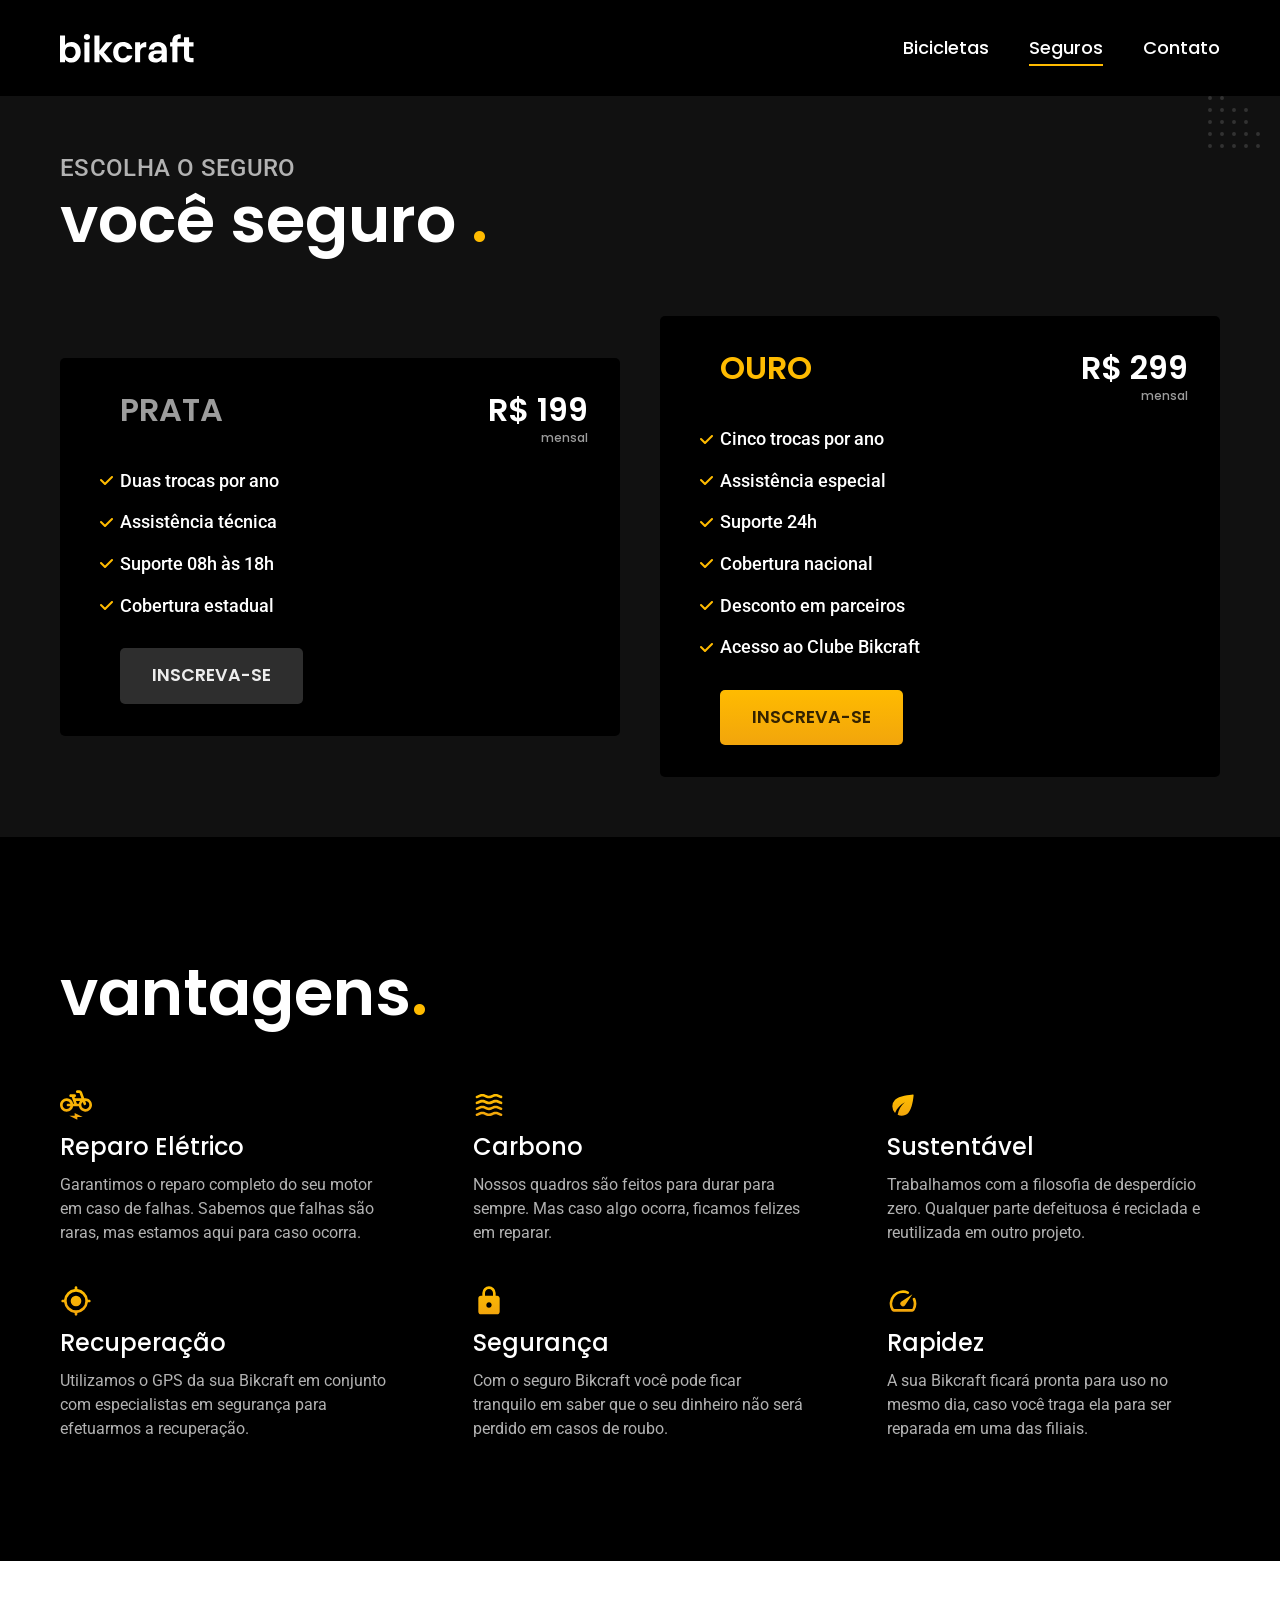
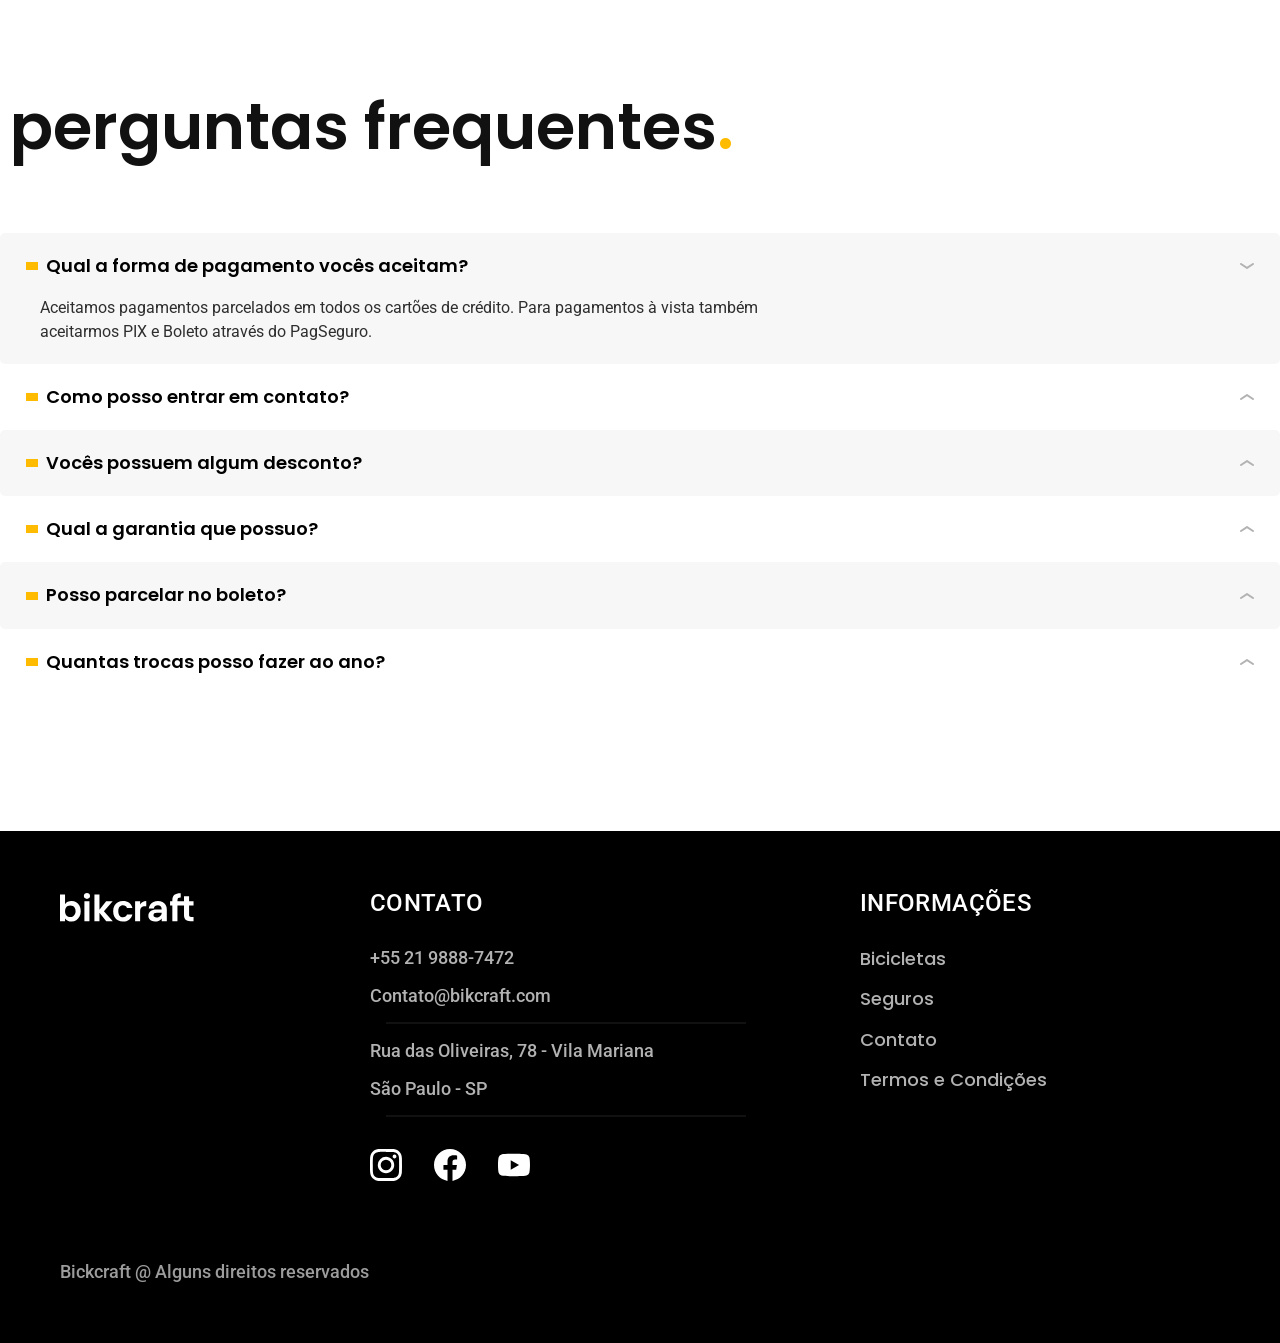
<file: seguros.html>
<!DOCTYPE html>
<html lang="pt-br">
<head>
    <meta charset="UTF-8">
    <meta http-equiv="X-UA-Compatible" content="IE=edge">
    <meta name="viewport" content="width=device-width, initial-scale=1.0">
<link rel="preload" href="./css/style.min.css" as="style">
    <link rel="stylesheet" href="./css/style.min.css">    <link rel="preconnect" href="https://fonts.googleapis.com">
    <link rel="preconnect" href="https://fonts.googleapis.com">
    <link rel="preconnect" href="https://fonts.gstatic.com" crossorigin>
    <link href="https://fonts.googleapis.com/css2?family=Merriweather:ital,wght@1,900&family=Poppins:wght@400;600&family=Roboto:wght@400;500&display=swap" rel="stylesheet">
    <title>Seguros | Bikcraft - Bicicletas Elétricas</title>
   <script>
        document.documentElement.classList.add('js');
    </script>
     <link rel="icon" href="./favicon.svg" type="image/svg+xml">
</head>
<body id="seguros">
    <header class="header-bg">
        <div class="header container">
        <a href="./"><img src="./img/bikcraft.svg" alt="Bikcraft">
        </a>
        <nav aria-label="primaria">
            <ul class="header-menu font-1-m cor-0">
                <li><a href="./bicicletas.html">Bicicletas</a></li>
                <li><a href="./seguros.html">Seguros</a></li>
                <li><a href="./contatos.html">Contato</a></li>
            </ul>
        </nav>

    </div>
    </header>

    <main class="seguros-bg">
        <div class="titulo">
            <div class="container">
                <p class="font-2-l-b cor-5">Escolha o seguro</p>
                <h1 class="font-1-xxl cor-0">você seguro <span class="cor-p1">.</span> </h1>
            </div>
        </div>
       
            <div class="seguros container">
                <div class="seguros-item">
                        <h3 class="font-1-xl cor-6">PRATA</h3>
                        <span class="font-1-xl cor-0">R$ 199 <span class="font-1-xs cor-6">mensal</span></span>                    
                            <ul class="font-2-m cor-0">
                            <li>Duas trocas por ano</li>
                            <li>Assistência técnica</li>
                            <li>Suporte 08h às 18h</li>
                            <li>Cobertura estadual</li>
                        </ul>
                        <a class="botao secundario" href="./orcamento.html?tipo=seguro&produto=prata">Inscreva-se</a>
                        </div>
                    <div class="seguros-item">
                            <h3 class="font-1-xl cor-p1">OURO</h3>
                            <span class="font-1-xl cor-0">R$ 299 <span class="font-1-xs cor-6">mensal</span></span> 
                            <ul class="font-2-m cor-0">

                               <li>Cinco trocas por ano</li>
                               <li>Assistência especial</li>
                               <li>Suporte 24h</li>
                               <li>Cobertura nacional</li>
                               <li>Desconto em parceiros</li>
                               <li>Acesso ao Clube Bikcraft</li>
                            </ul>
                            <a class="botao" href="./orcamento.html?tipo=seguro&produto=ouro">Inscreva-se</a>
                    </div>
                    
            </div>
    </main>

    <article class="vantagens-bg">
        <div class="vantagens container">
                    <h2 class="font-1-xxl cor-0">vantagens<span class="cor-p1">.</span></h2>
                        <ul>

                            <li>
                                <img src="./img/icones/eletrica.svg" alt="">
                                <h3 class="font-1-l cor-0">Reparo Elétrico</h3>
                                <p class="font-2-s cor-5">Garantimos o reparo completo do seu motor em caso de falhas. Sabemos que falhas são raras, mas estamos aqui para caso ocorra.</p>
                            </li>
                            <li>
                                <img src="./img/icones/carbono.svg" alt="">
                                <h3 class="font-1-l cor-0">Carbono</h3>
                                <p class="font-2-s cor-5">Nossos quadros são feitos para durar para sempre. Mas caso algo ocorra, ficamos felizes em reparar.</p>
                            </li>                                           
                            <li>
                                <img src="./img/icones/sustentavel.svg" alt="">
                                <h3 class="font-1-l cor-0">Sustentável</h3>
                                <p class="font-2-s cor-5">Trabalhamos com a filosofia de desperdício zero. Qualquer parte defeituosa é reciclada e reutilizada em outro projeto.</p>
                            </li>                                            
                            <li>
                                <img src="./img/icones/rastreador.svg" alt="">
                                <h3 class="font-1-l cor-0">Recuperação</h3>
                                <p class="font-2-s cor-5">Utilizamos o GPS da sua Bikcraft em conjunto com especialistas em segurança para efetuarmos a recuperação.</p>
                            </li>
                            <li>
                                <img src="./img/icones/seguro.svg" alt="">
                                <h3 class="font-1-l cor-0">Segurança</h3>
                                <p class="font-2-s cor-5">Com o seguro Bikcraft você pode ficar tranquilo em saber que o seu dinheiro não será perdido em casos de roubo.</p>
                            </li>
                            <li>
                                <img src="./img/icones/velocidade.svg" alt="">
                                <h3 class="font-1-l cor-0">Rapidez</h3>
                                <p class="font-2-s cor-5">A sua Bikcraft ficará pronta para uso no mesmo dia, caso você traga ela para ser reparada em uma das filiais.</p>
                            </li>                                         
                        </ul>
            </div>
 </article>

    <article class="perguntas content">
                    <h2 class="font-1-xxl">perguntas frequentes<span class="cor-p1">.</span></h2>
                    <dl>

                        <div>
                            <dt><button class="font-1-m-b" aria-controls="pergunta1" aria-expanded="true">Qual a forma de pagamento vocês aceitam?</button></dt>
                            <dd id="pergunta1" class="font-2-s cor-9 ativa">Aceitamos pagamentos parcelados em todos os cartões de crédito. Para pagamentos à vista também aceitarmos PIX e Boleto através do PagSeguro.</dd>
                        </div>
                        <div>
                            <dt><button class="font-1-m-b" aria-controls="pergunta2" aria-expanded="false">Como posso entrar em contato?</button></dt>
                            <dd id="pergunta2" class="font-2-s cor-9">Aceitamos pagamentos parcelados em todos os cartões de crédito. Para pagamentos à vista também aceitarmos PIX e Boleto através do PagSeguro.</dd>
                        </div>
                        <div>
                            <dt><button class="font-1-m-b" aria-controls="pergunta3" aria-expanded="false">Vocês possuem algum desconto?</button></dt>
                            <dd id="pergunta3" class="font-2-s cor-9">Aceitamos pagamentos parcelados em todos os cartões de crédito. Para pagamentos à vista também aceitarmos PIX e Boleto através do PagSeguro.</dd>
                        </div>
                        <div>
                            <dt><button class="font-1-m-b" aria-controls="pergunta4" aria-expanded="false">Qual a garantia que possuo?</button></dt>
                            <dd id="pergunta4" class="font-2-s cor-9">Aceitamos pagamentos parcelados em todos os cartões de crédito. Para pagamentos à vista também aceitarmos PIX e Boleto através do PagSeguro.</dd>
                        </div>
                        <div>
                            <dt><button class="font-1-m-b" aria-controls="pergunta5" aria-expanded="false">Posso parcelar no boleto?</button></dt>
                            <dd id="pergunta5" class="font-2-s cor-9">Aceitamos pagamentos parcelados em todos os cartões de crédito. Para pagamentos à vista também aceitarmos PIX e Boleto através do PagSeguro.</dd>
                        </div>
                        <div>
                            <dt><button class="font-1-m-b" aria-controls="pergunta6" aria-expanded="false">Quantas trocas posso fazer ao ano?</button></dt>
                            <dd id="pergunta6" class="font-2-s cor-9">Aceitamos pagamentos parcelados em todos os cartões de crédito. Para pagamentos à vista também aceitarmos PIX e Boleto através do PagSeguro.</dd>
                        </div>
                    </dl>
    </article>


    <footer  class="footer-bg">
        <div class="footer container">
            <img src="./img/bikcraft.svg" alt="Bikcraft">
                <div class="footer-contato">
                    <h3 class="font-2-l-b cor-0">Contato</h3>
                    <ul class= "cor-5 font-2-m">
                        <li><a href="tel: +552198887472">+55 21 9888-7472</a></li>
                        <li><a href="mailto:contato@bikcraft.com">Contato@bikcraft.com</a></li>
                        <li>Rua das Oliveiras, 78 - Vila Mariana</li>
                        <li>São Paulo - SP</li>
                    </ul>
                        <div class="footer-redes">
                            <a href="./">
                                <img src="./img/redes/instagram.svg" width="32" height="32" alt="instagram">
                            </a>
                            <a href="./">
                                <img src="./img/redes/facebook.svg" width="32" height="32" alt="facebook">
                            </a>
                            <a href="./">
                                <img src="./img/redes/youtube.svg" width="32" height="32" alt="youtube">
                            </a>
                        </div>
                </div>
                <div class="footer-informacoes">
                    <h3 class="font-2-l-b cor-0"></h3class>Informações</h3>
                    <nav>
                        <ul class="font-1-m cor-5">
                            <li><a href="./bicicletas.html">Bicicletas</a></li>
                            <li><a href="./seguros.html">Seguros</a></li>
                            <li><a href="./contatos.html">Contato</a></li>
                            <li><a href="./termos.html">Termos e Condições</a></li>
                        </ul>
                    </nav>
                </div>
            <p class="cor-6 footer-copy font-2-m">Bickcraft @ Alguns direitos reservados</p>
    </div>  
    </footer>

<script src="./js/script.js"></script>
</body>
</html>
</file>
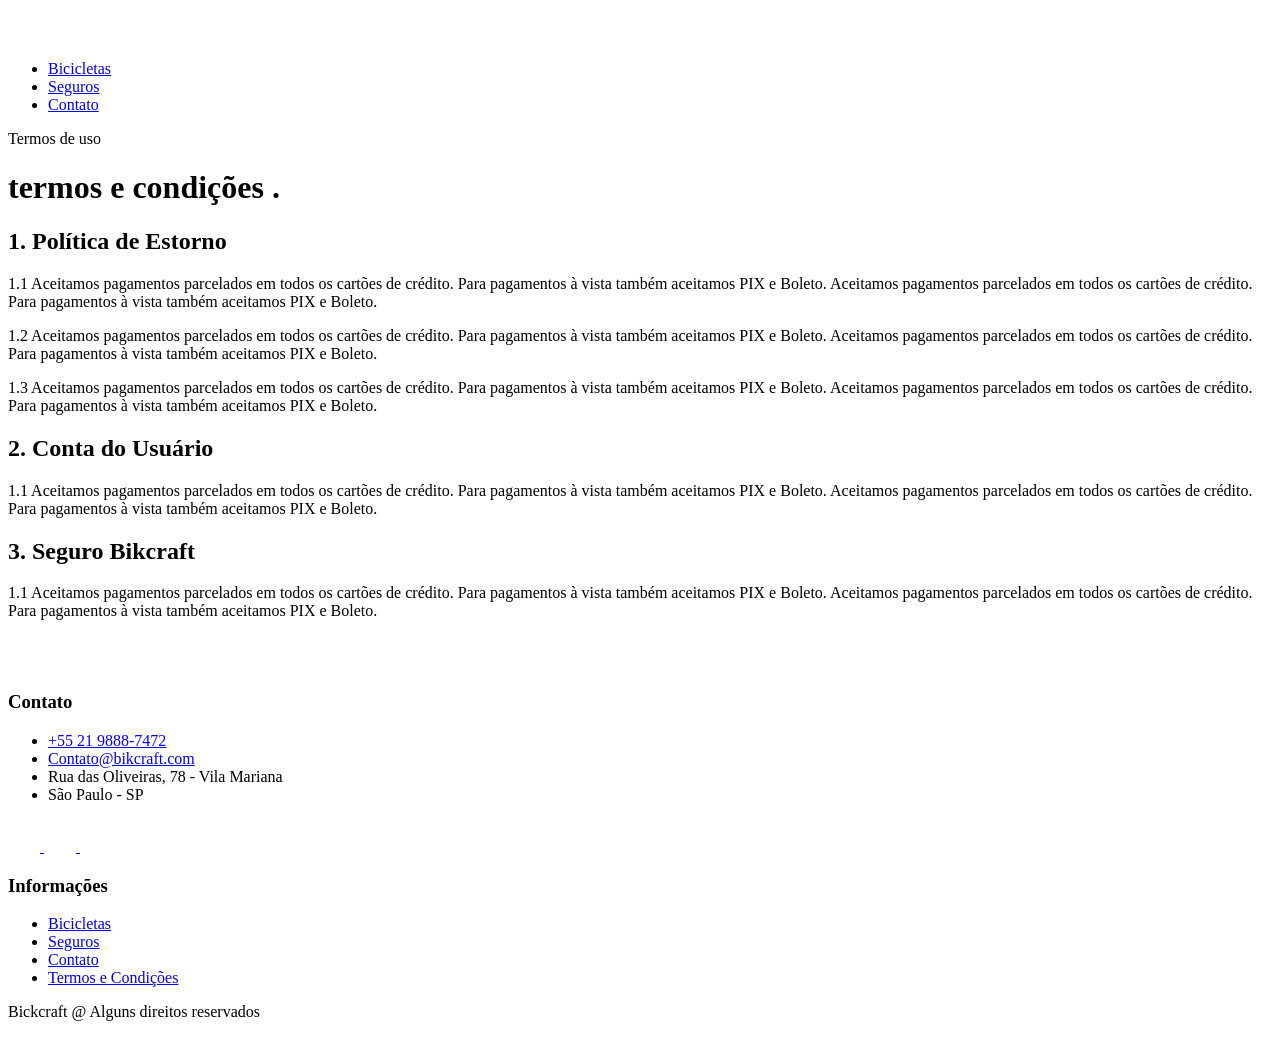
<file: termos.html>
<!DOCTYPE html>
<html lang="pt-br">
<head>
    <meta charset="UTF-8">
    <meta http-equiv="X-UA-Compatible" content="IE=edge">
    <meta name="viewport" content="width=device-width, initial-scale=1.0">
    <link rel="preload" href="./css/style.min.css" as="style">
    
    <link rel="preconnect" href="https://fonts.googleapis.com">
    <link rel="preconnect" href="https://fonts.gstatic.com" crossorigin>
    <link href="https://fonts.googleapis.com/css2?family=Merriweather:ital,wght@1,900&family=Poppins:wght@400;600&family=Roboto:wght@400;500&display=swap" rel="stylesheet">
    <title>Termos e Condições | Bikcraft - Bicicletas Elétricas</title>
   <script>
        document.documentElement.classList.add('js');
    </script>
     <link rel="icon" href="./favicon.svg" type="image/svg+xml">
</head>
<body id="termos">
    <header class="header-bg">
        <div class="header container">
        <a href="./"><img src="./img/bikcraft.svg" alt="Bikcraft">
        </a>
        <nav aria-label="primaria">
            <ul class="header-menu font-1-m cor-0">
                <li><a href="./bicicletas.html">Bicicletas</a></li>
                <li><a href="./seguros.html">Seguros</a></li>
                <li><a href="./contatos.html">Contato</a></li>
            </ul>
        </nav>

    </div>
    </header>

    <main>
        <div class="titulo-bg">
            <div class="titulo container">
                <p class="font-2-l-b cor-5">Termos de uso</p>
                <h1 class="font-1-xxl cor-0">termos e condições <span class="cor-p1">.</span> </h1>
            </div>
        </div>
        <div class="termos font-2-s cor-10 container">
            <h2 class="font-1-l cor-11">1. Política de Estorno</h2>
            <p>1.1 Aceitamos pagamentos parcelados em todos os cartões de crédito. Para pagamentos à vista também aceitamos PIX e Boleto. Aceitamos pagamentos parcelados em todos os cartões de crédito. Para pagamentos à vista também aceitamos PIX e Boleto.</p>
            <p>1.2 Aceitamos pagamentos parcelados em todos os cartões de crédito. Para pagamentos à vista também aceitamos PIX e Boleto. Aceitamos pagamentos parcelados em todos os cartões de crédito. Para pagamentos à vista também aceitamos PIX e Boleto.</p>
            <p>1.3 Aceitamos pagamentos parcelados em todos os cartões de crédito. Para pagamentos à vista também aceitamos PIX e Boleto. Aceitamos pagamentos parcelados em todos os cartões de crédito. Para pagamentos à vista também aceitamos PIX e Boleto.</p>
           
            <h2 class="font-1-l cor-11">2. Conta do Usuário</h2>
            <p>1.1 Aceitamos pagamentos parcelados em todos os cartões de crédito. Para pagamentos à vista também aceitamos PIX e Boleto. Aceitamos pagamentos parcelados em todos os cartões de crédito. Para pagamentos à vista também aceitamos PIX e Boleto.</p>

            <h2 class="font-1-l cor-11">3. Seguro Bikcraft</h2>
             <p>1.1 Aceitamos pagamentos parcelados em todos os cartões de crédito. Para pagamentos à vista também aceitamos PIX e Boleto. Aceitamos pagamentos parcelados em todos os cartões de crédito. Para pagamentos à vista também aceitamos PIX e Boleto.</p>
        </div>
    </main>


<footer  class="footer-bg">
    <div class="footer container">
    <img src="./img/bikcraft.svg" alt="Bikcraft">
    <div class="footer-contato">
        <h3 class="font-2-l-b cor-0">Contato</h3>
        <ul class= "cor-5 font-2-m">
            <li><a href="tel: +552198887472">+55 21 9888-7472</a></li>
            <li><a href="mailto:contato@bikcraft.com">Contato@bikcraft.com</a></li>
            <li>Rua das Oliveiras, 78 - Vila Mariana</li>
            <li>São Paulo - SP</li>
        </ul>
        <div class="footer-redes">
            <a href="./">
                <img src="./img/redes/instagram.svg" width="32" height="32" alt="instagram">
            </a>
            <a href="./">
                <img src="./img/redes/facebook.svg" width="32" height="32" alt="facebook">
            </a>
            <a href="./">
                <img src="./img/redes/youtube.svg" width="32" height="32" alt="youtube">
            </a>
        </div>
    </div>
    <div class="footer-informacoes">
        <h3 class="font-2-l-b cor-0"></h3class>Informações</h3>
        <nav>
            <ul class="font-1-m cor-5">
                <li><a href="./bicicletas.html">Bicicletas</a></li>
                <li><a href="./seguros.html">Seguros</a></li>
                <li><a href="./contatos.html">Contato</a></li>
                <li><a href="./termos.html">Termos e Condições</a></li>
            </ul>
        </nav>
    </div>
    <p class="cor-6 footer-copy font-2-m">Bickcraft @ Alguns direitos reservados</p>
</div>  
</footer>

<script src="./js/script.js"></script>
</body>
</html>
</file>
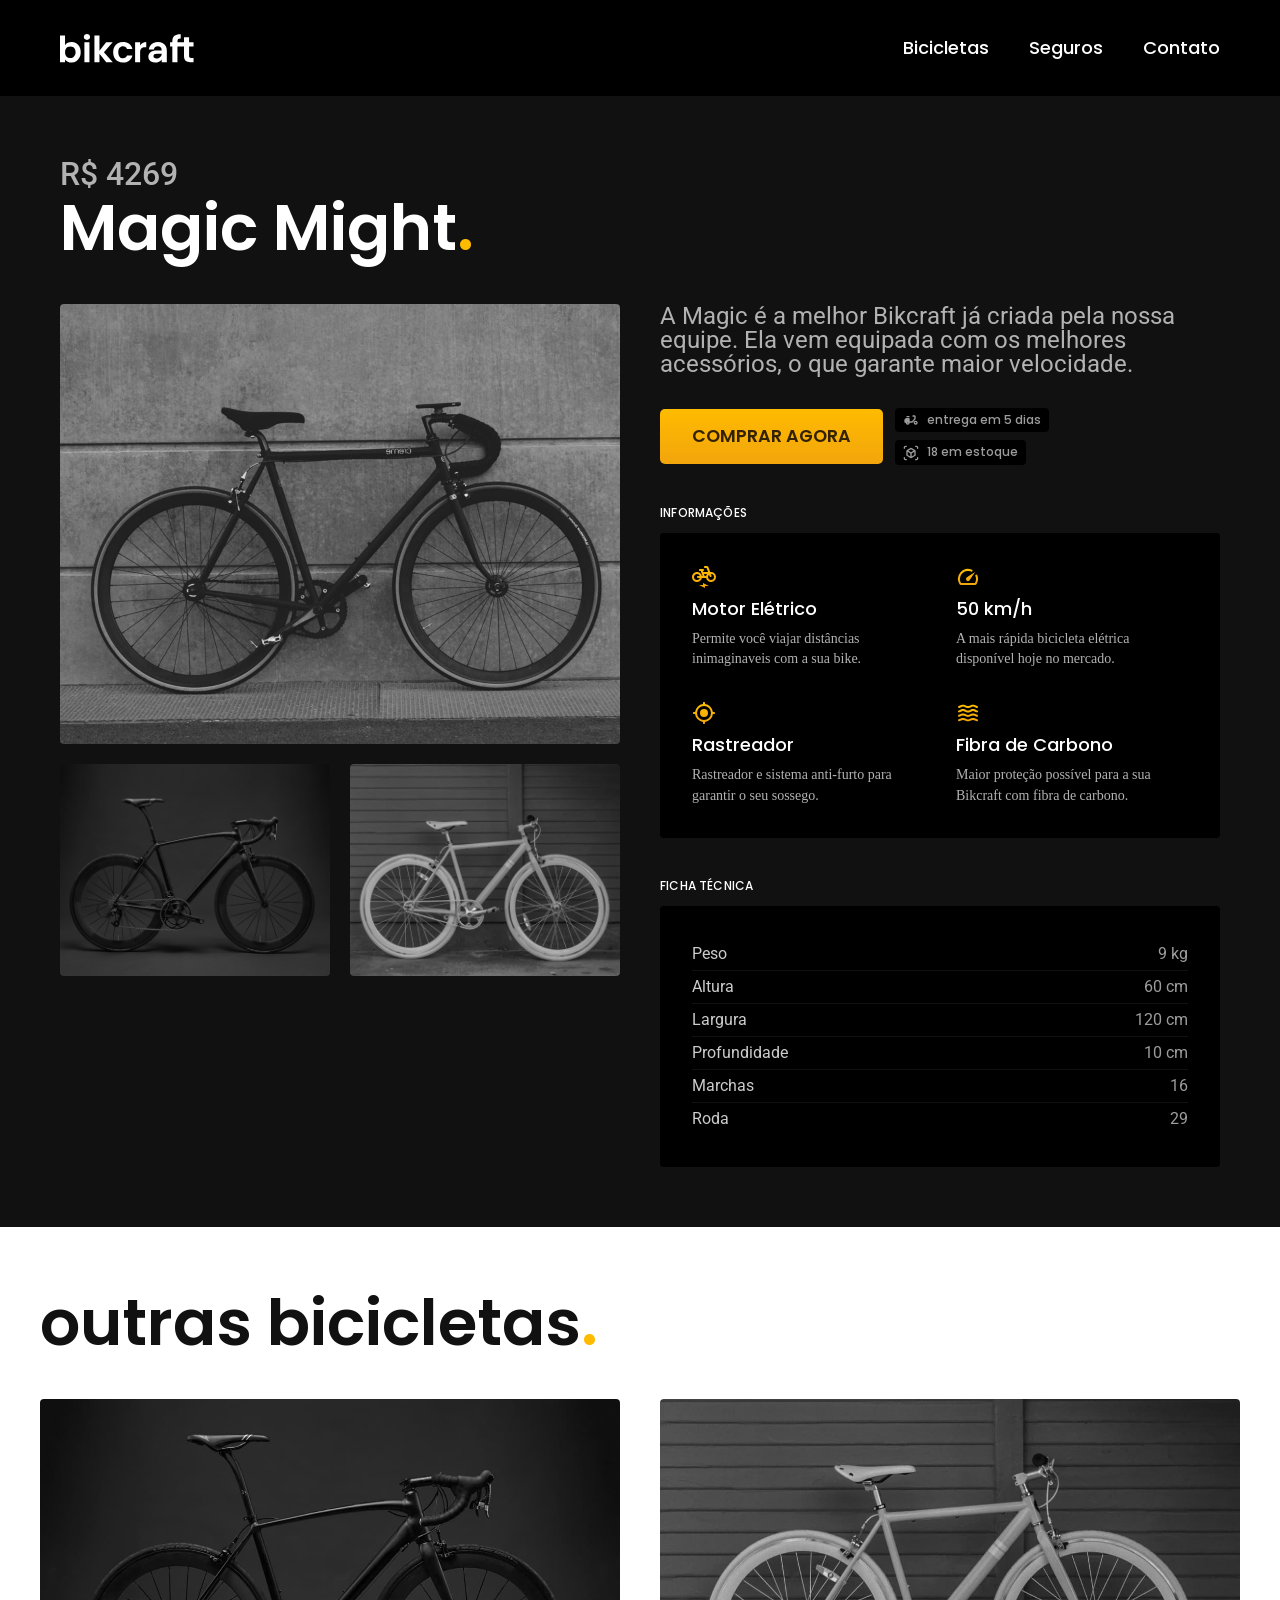
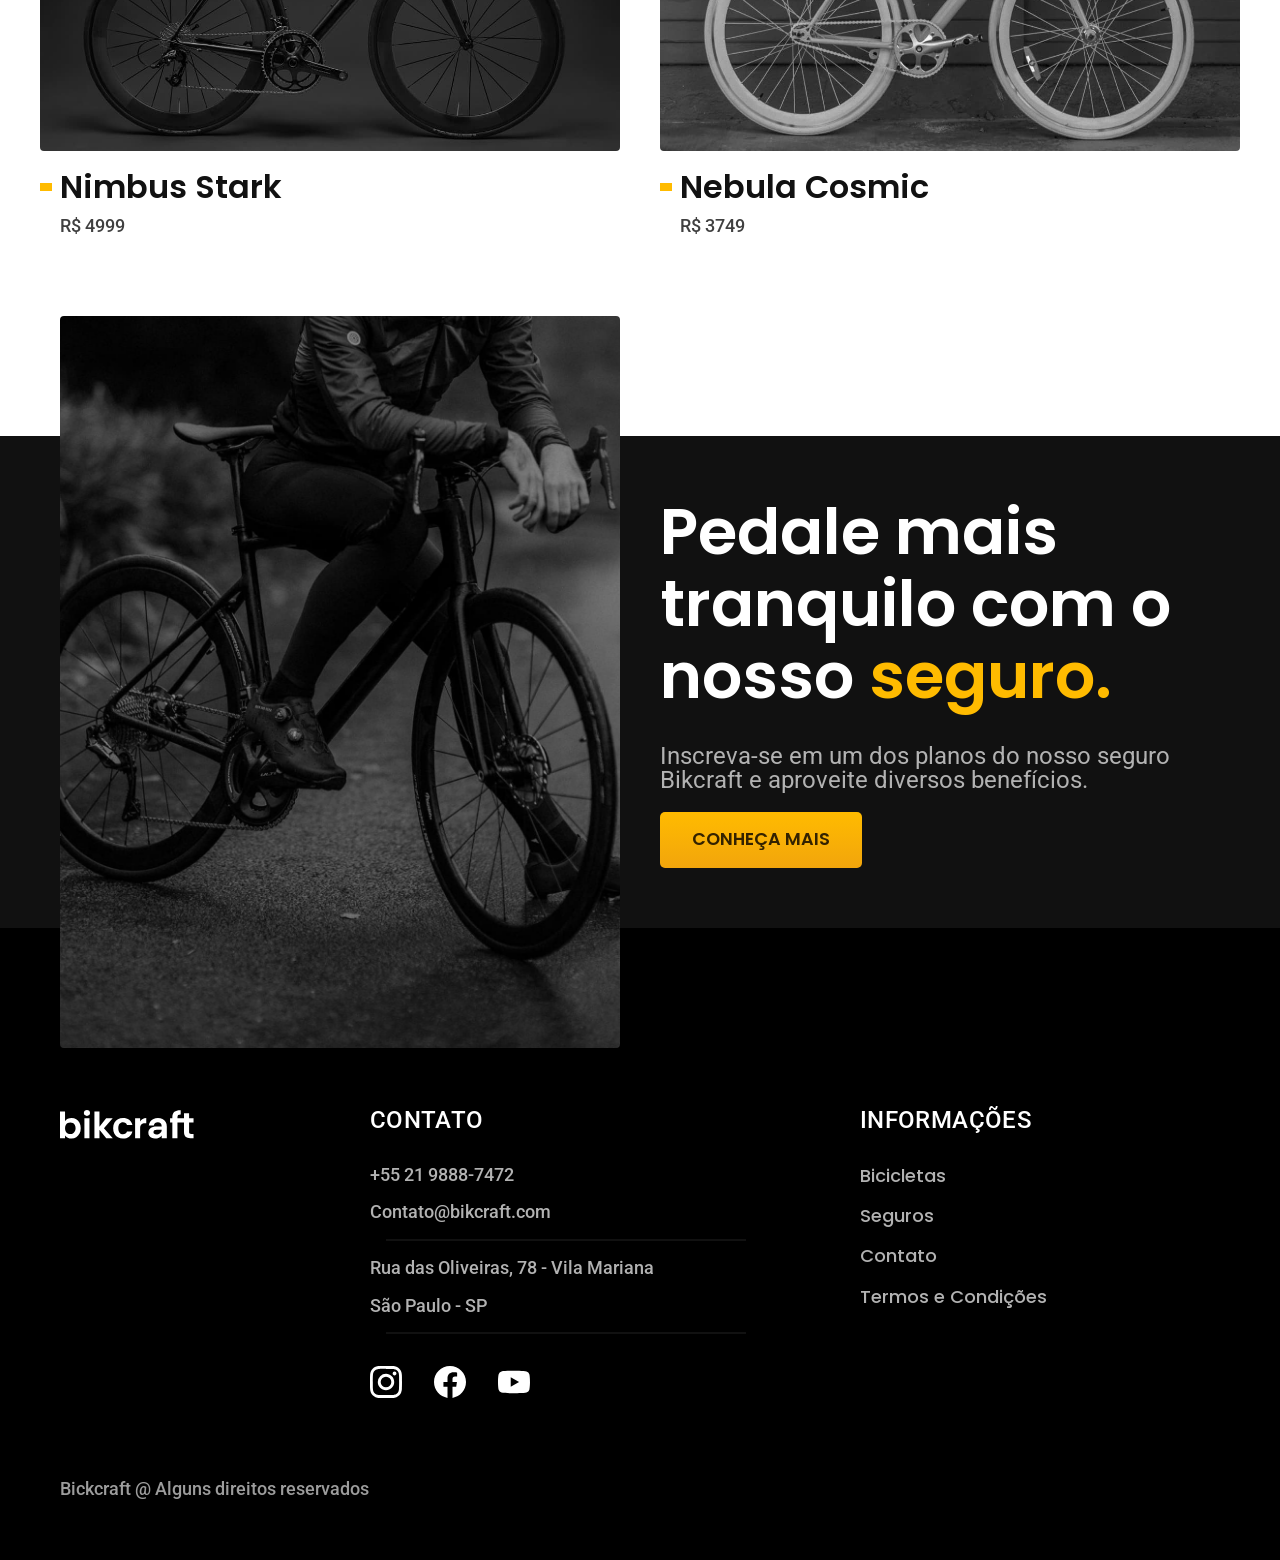
<file: bicicletas/magic.html>
<!DOCTYPE html>
<html lang="pt-br">

<head>
    <meta charset="UTF-8">
    <meta http-equiv="X-UA-Compatible" content="IE=edge">
    <meta name="viewport" content="width=device-width, initial-scale=1.0">
    <!---style css-->
    <link rel="stylesheet" href="../css/style.min.css">
    <!---style css-->
    <link rel="preconnect" href="https://fonts.googleapis.com">
    <link rel="preconnect" href="https://fonts.gstatic.com" crossorigin>
    <link href="https://fonts.googleapis.com/css2?family=Merriweather:ital,wght@1,900&family=Poppins:wght@400;600&family=Roboto:wght@400;500&display=swap" rel="stylesheet">
    <title>Magic Might| Bikcraft - Bicicletas Elétricas</title>
    <script>
        document.documentElement.classList.add('js');
    </script>
    <link rel="icon" href="../favicon.svg" type="image/svg+xml">

</head>

<body id="bicicleta">
    <header class="header-bg">
        <div class="header container">
            <a href="../"><img src="../img/bikcraft.svg" alt="Bikcraft">
            </a>
            <nav aria-label="primaria">
                <ul class="header-menu font-1-m cor-0">
                    <li><a href="../bicicletas.html">Bicicletas</a></li>
                    <li><a href="../seguros.html">Seguros</a></li>
                    <li><a href="../contatos.html">Contato</a></li>
                </ul>
            </nav>

        </div>
    </header>

    <main class="bicicleta-bg">
        <div class="bicicleta container">
            <div class="bicicleta-titulo">
                <span class="font-2-xl cor-5">R$ 4269</span>
                <h1 class="font-1-xxl cor-0">Magic Might<span class="cor-p1">.</span></h1>
            </div>
            <div class="bicicleta-image">
                <img src="../img/bicicleta/nimbus2.jpg" alt="Bicicleta magic preta">
                <img src="../img/bicicleta/nimbus1.jpg" alt="Bicicleta nimbus preta">
                <img src="../img/bicicleta/nimbus3.jpg" alt="Bicicleta nebula branca">
            </div>
            <div class="bicicleta-conteudo">
                <p class="font-2-l cor-5">A Magic é a melhor Bikcraft já criada pela nossa equipe. Ela vem equipada com os melhores acessórios, o que garante maior velocidade.</p>
                <div class="bicicleta-comprar">
                    <a class="botao" href="../orcamento.html?tipo=bikcraft&produto=magic">Comprar agora</a>
                    <span class="font-1-xs cor-6"><img src="../img/icones/entrega.svg" alt=""> entrega em 5 dias</span>
                    <span class="font-1-xs cor-6"><img src="../img/icones/estoque.svg" alt="">18 em estoque</span>
                </div>
                <h2 class="font-1-xs cor-0">Informações</h2>
                <ul class="bicicleta-informacoes">
                    <li>
                        <img src="../img/icones/eletrica.svg" alt="">
                        <h3 class="font-1-m cor-0">Motor Elétrico</h3>
                        <p class="font-2-xs cor-5">Permite você viajar distâncias inimaginaveis com a sua bike.</p>
                    </li>
                    <li>
                        <img src="../img/icones/velocidade.svg" alt="">
                        <h3 class="font-1-m cor-0">50 km/h</h3>
                        <p class="font-2-xs cor-5">A mais rápida bicicleta elétrica disponível hoje no mercado.</p>
                    </li>
                    <li>
                        <img src="../img/icones/rastreador.svg" alt="">
                        <h3 class="font-1-m cor-0">Rastreador</h3>
                        <p class="font-2-xs cor-5">Rastreador e sistema anti-furto para garantir o seu sossego.</p>
                    </li>
                    <li>
                        <img src="../img/icones/carbono.svg" alt="">
                        <h3 class="font-1-m cor-0">Fibra de Carbono</h3>
                        <p class="font-2-xs cor-5">Maior proteção possível para a sua Bikcraft com fibra de carbono.</p>
                    </li>

                </ul>
                <h2 class="font-1-xs cor-0">Ficha Técnica</h2>
                <ul class="bicicleta-ficha font-2-s cor-4">
                    <li>Peso <span>9 kg</span></li>
                    <li>Altura <span>60 cm</span></li>
                    <li>Largura <span>120 cm</span></li>
                    <li>Profundidade <span>10 cm</span></li>
                    <li>Marchas <span>16</span></li>
                    <li>Roda <span>29</span></li>

                </ul>
            </div>
        </div>

    </main>

    <article class="bicicletas-lista container">
        <h2 class="font-1-xxl ">outras bicicletas<span class="cor-p1">.</span></h2>
        <ul>
            <li>
                <a href="./nimbus.html">
                    <img src="../img/bicicletas/nimbus.jpg" alt="Bicicleeta preta">
                    <h3 class="font-1-xl">Nimbus Stark</h3>
                    <span class="font-2-m cor-8">R$ 4999</span>
                </a>
            </li>
            <li>
                <a href="./nebula.html">
                    <img src="../img/bicicletas/nebula.jpg" alt="Bicicleeta preta">
                    <h3 class="font-1-xl">Nebula Cosmic</h3>
                    <span class="font-2-m cor-8">R$ 3749</span>
                </a>
            </li>
        </ul>
    </article>
    <article class="seguro-bike-bg">
        <div class="seguro container">
            <div class="seguro-image">
                <img src="../img/fotos/seguros.jpg" alt="Pessoa parada em cima de uma bicicleta">
            </div>
            <div class="seguro-conteudo">
                <h2 class="font-1-xxl cor-0">Pedale mais tranquilo com o nosso
                    <span class="cor-p1">seguro.</span>
                </h2>
                <p class="font-2-l cor-5">Inscreva-se em um dos planos do nosso seguro Bikcraft e aproveite diversos benefícios.</p>
                <a class="botao" href="../seguros.html">Conheça mais</a>
            </div>

        </div>
    </article>
    <footer class="footer-bg">
        <div class="footer container">
            <img src="../img/bikcraft.svg" alt="Bikcraft">
            <div class="footer-contato">
                <h3 class="font-2-l-b cor-0">Contato</h3>
                <ul class="cor-5 font-2-m">
                    <li><a href="tel: +552198887472">+55 21 9888-7472</a></li>
                    <li><a href="mailto:contato@bikcraft.com">Contato@bikcraft.com</a></li>
                    <li>Rua das Oliveiras, 78 - Vila Mariana</li>
                    <li>São Paulo - SP</li>
                </ul>
                <div class="footer-redes">
                    <a href="./">
                        <img src="../img/redes/instagram.svg" width="32" height="32" alt="instagram">
                    </a>
                    <a href="./">
                        <img src="../img/redes/facebook.svg" width="32" height="32" alt="facebook">
                    </a>
                    <a href="./">
                        <img src="../img/redes/youtube.svg" width="32" height="32" alt="youtube">
                    </a>
                </div>
            </div>
            <div class="footer-informacoes">
                <h3 class="font-2-l-b cor-0">
                    </h3class>Informações</h3>
                <nav>
                    <ul class="font-1-m cor-5">
                        <li><a href="../bicicletas.html">Bicicletas</a></li>
                        <li><a href=../seguros.html">Seguros</a></li>
                        <li><a href=../contatos.html">Contato</a></li>
                        <li><a href=../termos.html">Termos e Condições</a></li>
                    </ul>
                </nav>
            </div>
            <p class="cor-6 footer-copy font-2-m">Bickcraft @ Alguns direitos reservados</p>
        </div>
    </footer>

    <script src="../js/script.js"></script>
</body>

</html>
</file>
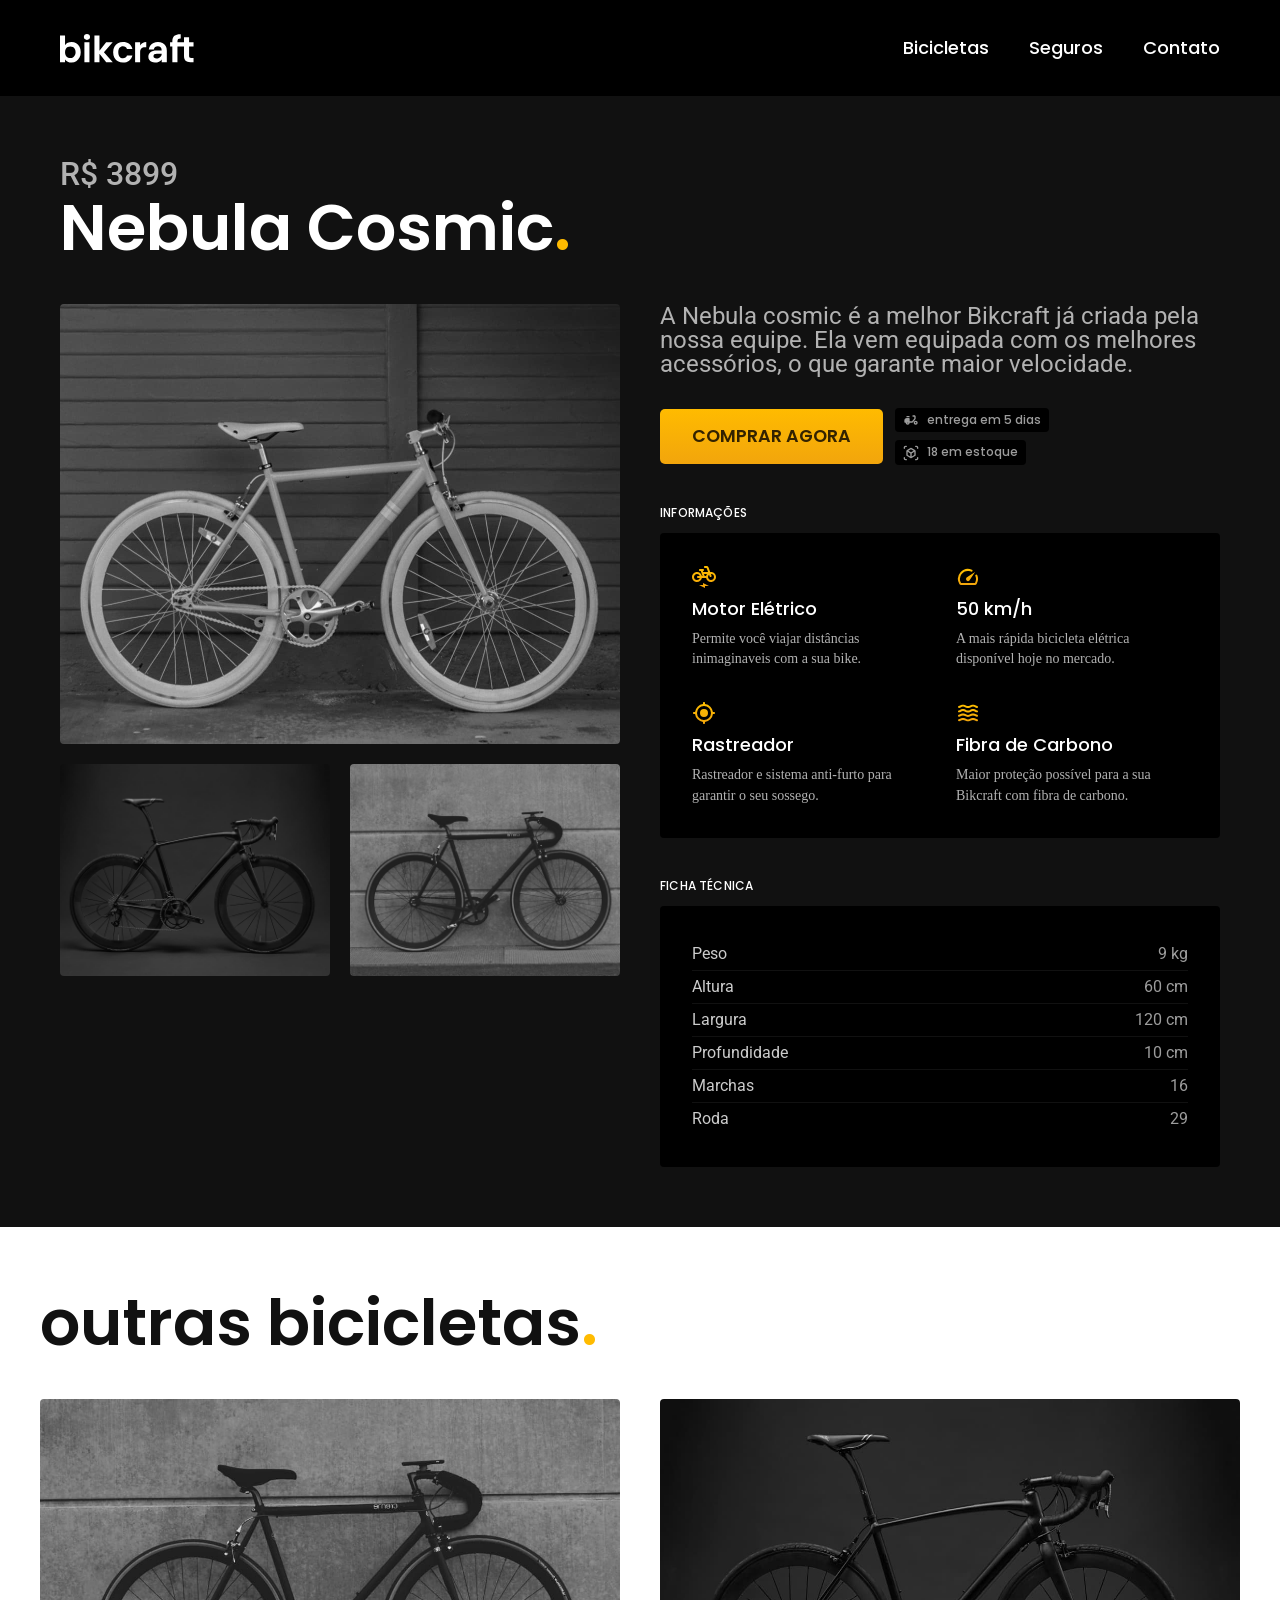
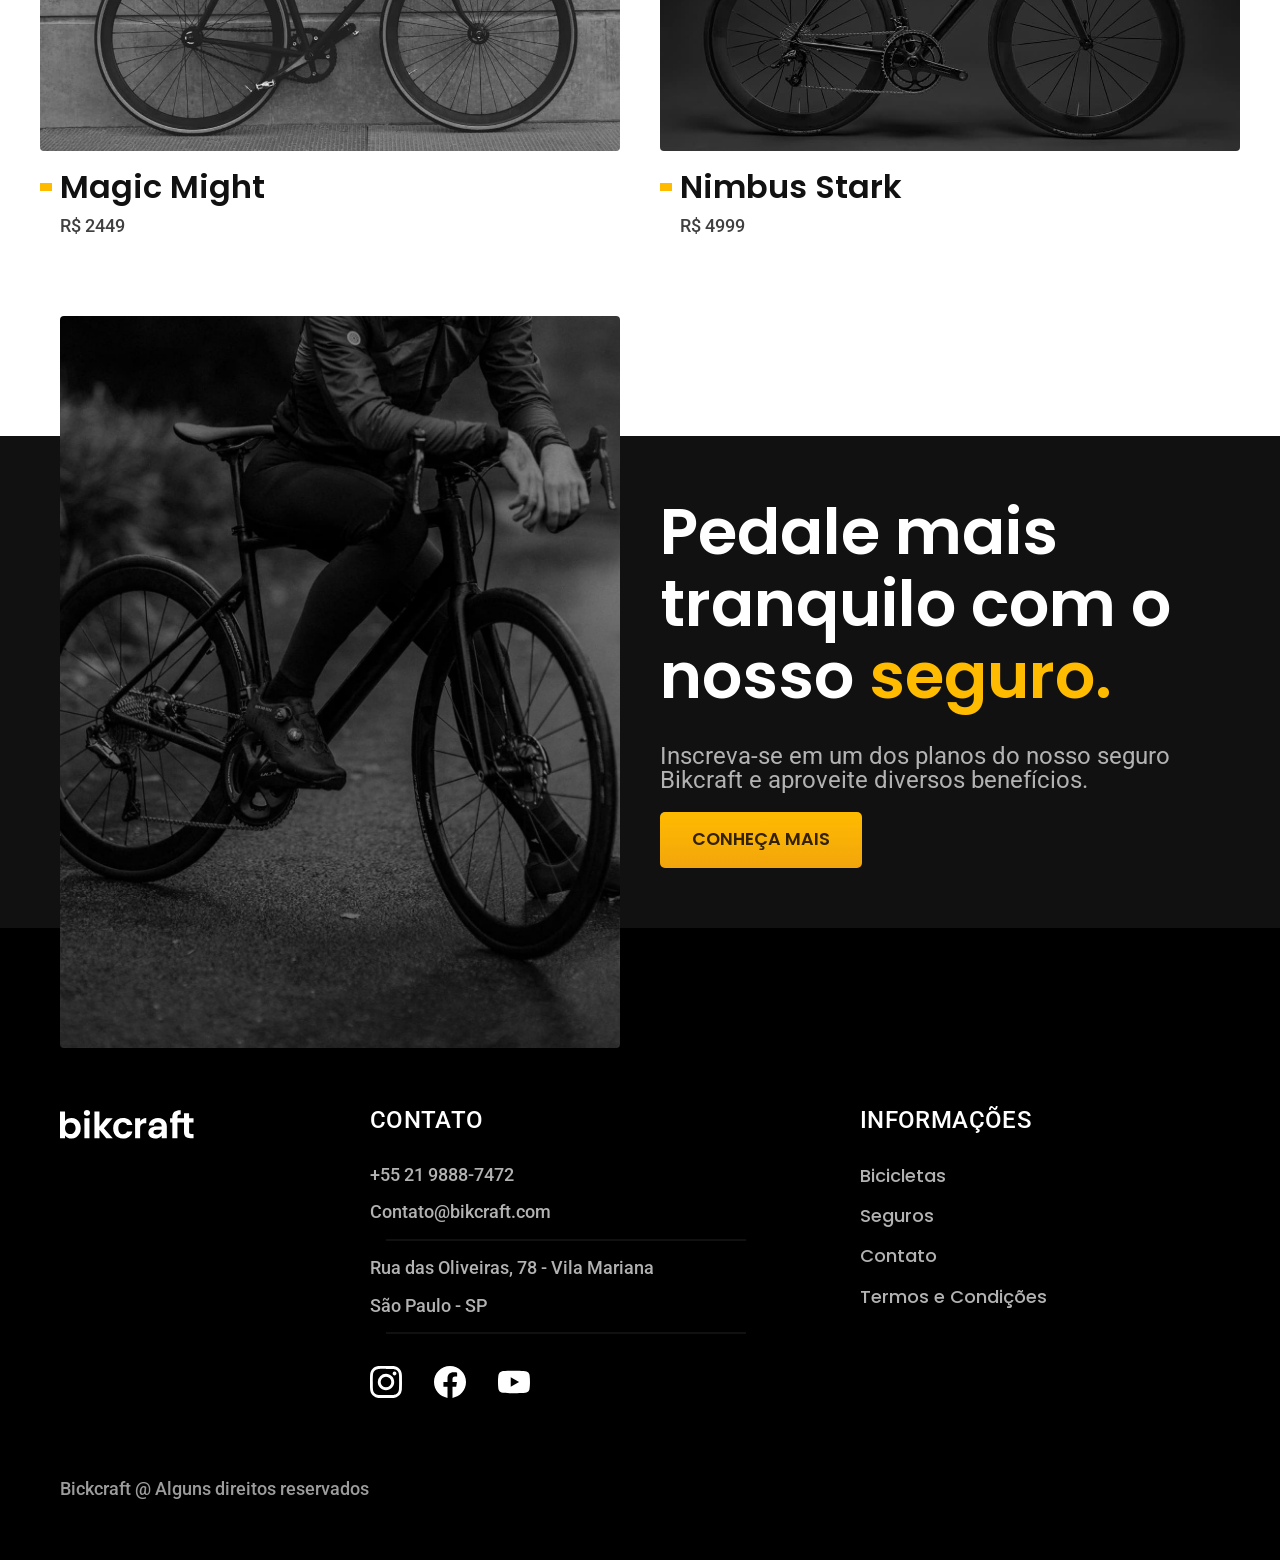
<file: bicicletas/nebula.html>
<!DOCTYPE html>
<html lang="pt-br">

<head>
    <meta charset="UTF-8">
    <meta http-equiv="X-UA-Compatible" content="IE=edge">
    <meta name="viewport" content="width=device-width, initial-scale=1.0">
    <!---style css-->
    <link rel="stylesheet" href="../css/style.min.css">
    <!---style css-->
    <link rel="preconnect" href="https://fonts.googleapis.com">
    <link rel="preconnect" href="https://fonts.gstatic.com" crossorigin>
    <link href="https://fonts.googleapis.com/css2?family=Merriweather:ital,wght@1,900&family=Poppins:wght@400;600&family=Roboto:wght@400;500&display=swap" rel="stylesheet">
    <title>Nebula Cosmic | Bikcraft - Bicicletas Elétricas</title>
    <script>
        document.documentElement.classList.add('js');
    </script>
    <link rel="icon" href="../favicon.svg" type="image/svg+xml">
</head>

<body id="bicicleta">
    <header class="header-bg">
        <div class="header container">
            <a href="../"><img src="../img/bikcraft.svg" alt="Bikcraft">
            </a>
            <nav aria-label="primaria">
                <ul class="header-menu font-1-m cor-0">
                    <li><a href="../bicicletas.html">Bicicletas</a></li>
                    <li><a href="../seguros.html">Seguros</a></li>
                    <li><a href="../contatos.html">Contato</a></li>
                </ul>
            </nav>

        </div>
    </header>

    <main class="bicicleta-bg">
        <div class="bicicleta container">
            <div class="bicicleta-titulo">
                <span class="font-2-xl cor-5">R$ 3899</span>
                <h1 class="font-1-xxl cor-0">Nebula Cosmic<span class="cor-p1">.</span></h1>
            </div>
            <div class="bicicleta-image">
                <img src="../img/bicicleta/nimbus3.jpg" alt="Bicicleta nebula branca">
                <img src="../img/bicicleta/nimbus1.jpg" alt="Bicicleta nimbus preta">
                <img src="../img/bicicleta/nimbus2.jpg" alt="Bicicleta magic preta">
            </div>
            <div class="bicicleta-conteudo">
                <p class="font-2-l cor-5">A Nebula cosmic é a melhor Bikcraft já criada pela nossa equipe. Ela vem equipada com os melhores acessórios, o que garante maior velocidade.</p>
                <div class="bicicleta-comprar">
                    <a class="botao" href="../orcamento.html?tipo=bikcraft&produto=nebula">Comprar agora</a>
                    <span class="font-1-xs cor-6"><img src="../img/icones/entrega.svg" alt=""> entrega em 5 dias</span>
                    <span class="font-1-xs cor-6"><img src="../img/icones/estoque.svg" alt="">18 em estoque</span>
                </div>
                <h2 class="font-1-xs cor-0">Informações</h2>
                <ul class="bicicleta-informacoes">
                    <li>
                        <img src="../img/icones/eletrica.svg" alt="">
                        <h3 class="font-1-m cor-0">Motor Elétrico</h3>
                        <p class="font-2-xs cor-5">Permite você viajar distâncias inimaginaveis com a sua bike.</p>
                    </li>
                    <li>
                        <img src="../img/icones/velocidade.svg" alt="">
                        <h3 class="font-1-m cor-0">50 km/h</h3>
                        <p class="font-2-xs cor-5">A mais rápida bicicleta elétrica disponível hoje no mercado.</p>
                    </li>
                    <li>
                        <img src="../img/icones/rastreador.svg" alt="">
                        <h3 class="font-1-m cor-0">Rastreador</h3>
                        <p class="font-2-xs cor-5">Rastreador e sistema anti-furto para garantir o seu sossego.</p>
                    </li>
                    <li>
                        <img src="../img/icones/carbono.svg" alt="">
                        <h3 class="font-1-m cor-0">Fibra de Carbono</h3>
                        <p class="font-2-xs cor-5">Maior proteção possível para a sua Bikcraft com fibra de carbono.</p>
                    </li>

                </ul>
                <h2 class="font-1-xs cor-0">Ficha Técnica</h2>
                <ul class="bicicleta-ficha font-2-s cor-4">
                    <li>Peso <span>9 kg</span></li>
                    <li>Altura <span>60 cm</span></li>
                    <li>Largura <span>120 cm</span></li>
                    <li>Profundidade <span>10 cm</span></li>
                    <li>Marchas <span>16</span></li>
                    <li>Roda <span>29</span></li>

                </ul>
            </div>
        </div>

    </main>

    <article class="bicicletas-lista container">
        <h2 class="font-1-xxl ">outras bicicletas<span class="cor-p1">.</span></h2>
        <ul>
            <li>
                <a href="./magic.html">
                    <img src="../img/bicicletas/magic.jpg" alt="Bicicleta preta">
                    <h3 class="font-1-xl">Magic Might</h3>
                    <span class="font-2-m cor-8">R$ 2449</span>
                </a>
            </li>
            <li>
                <a href="./nimbus.html">
                    <img src="../img/bicicletas/nimbus.jpg" alt="Bicicleta preta">
                    <h3 class="font-1-xl">Nimbus Stark</h3>
                    <span class="font-2-m cor-8">R$ 4999</span>
                </a>
            </li>
        </ul>
    </article>
    <article class="seguro-bike-bg">
        <div class="seguro container">
            <div class="seguro-image">
                <img src="../img/fotos/seguros.jpg" alt="Pessoa parada em cima de uma bicicleta">
            </div>
            <div class="seguro-conteudo">
                <h2 class="font-1-xxl cor-0">Pedale mais tranquilo com o nosso
                    <span class="cor-p1">seguro.</span>
                </h2>
                <p class="font-2-l cor-5">Inscreva-se em um dos planos do nosso seguro Bikcraft e aproveite diversos benefícios.</p>
                <a class="botao" href="../seguros.html">Conheça mais</a>
            </div>

        </div>
    </article>
    <footer class="footer-bg">
        <div class="footer container">
            <img src="../img/bikcraft.svg" alt="Bikcraft">
            <div class="footer-contato">
                <h3 class="font-2-l-b cor-0">Contato</h3>
                <ul class="cor-5 font-2-m">
                    <li><a href="tel: +552198887472">+55 21 9888-7472</a></li>
                    <li><a href="mailto:contato@bikcraft.com">Contato@bikcraft.com</a></li>
                    <li>Rua das Oliveiras, 78 - Vila Mariana</li>
                    <li>São Paulo - SP</li>
                </ul>
                <div class="footer-redes">
                    <a href="./">
                        <img src="../img/redes/instagram.svg" width="32" height="32" alt="instagram">
                    </a>
                    <a href="./">
                        <img src="../img/redes/facebook.svg" width="32" height="32" alt="facebook">
                    </a>
                    <a href="./">
                        <img src="../img/redes/youtube.svg" width="32" height="32" alt="youtube">
                    </a>
                </div>
            </div>
            <div class="footer-informacoes">
                <h3 class="font-2-l-b cor-0">
                    </h3class>Informações</h3>
                <nav>
                    <ul class="font-1-m cor-5">
                        <li><a href="../bicicletas.html">Bicicletas</a></li>
                        <li><a href=../seguros.html">Seguros</a></li>
                        <li><a href=../contatos.html">Contato</a></li>
                        <li><a href=../termos.html">Termos e Condições</a></li>
                    </ul>
                </nav>
            </div>
            <p class="cor-6 footer-copy font-2-m">Bickcraft @ Alguns direitos reservados</p>
        </div>
    </footer>

    <script src="../js/script.js"></script>
</body>

</html>
</file>
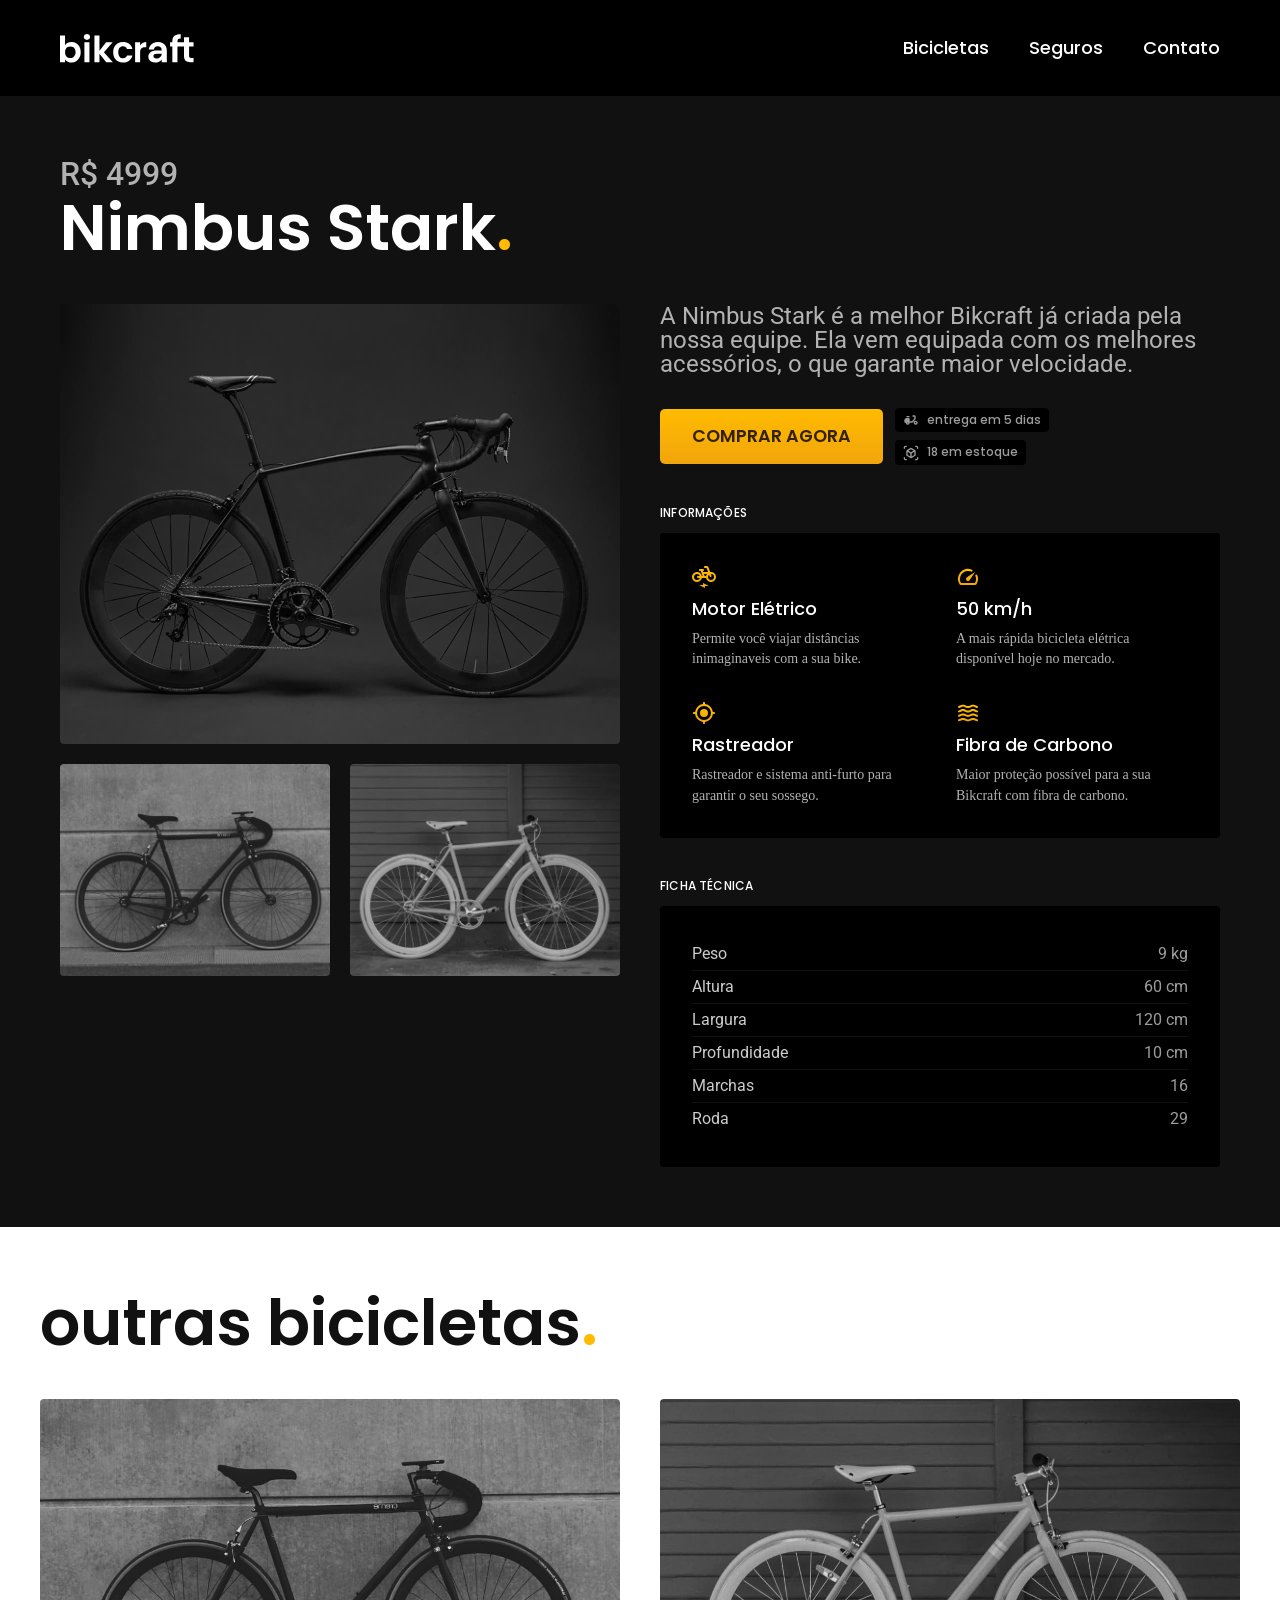
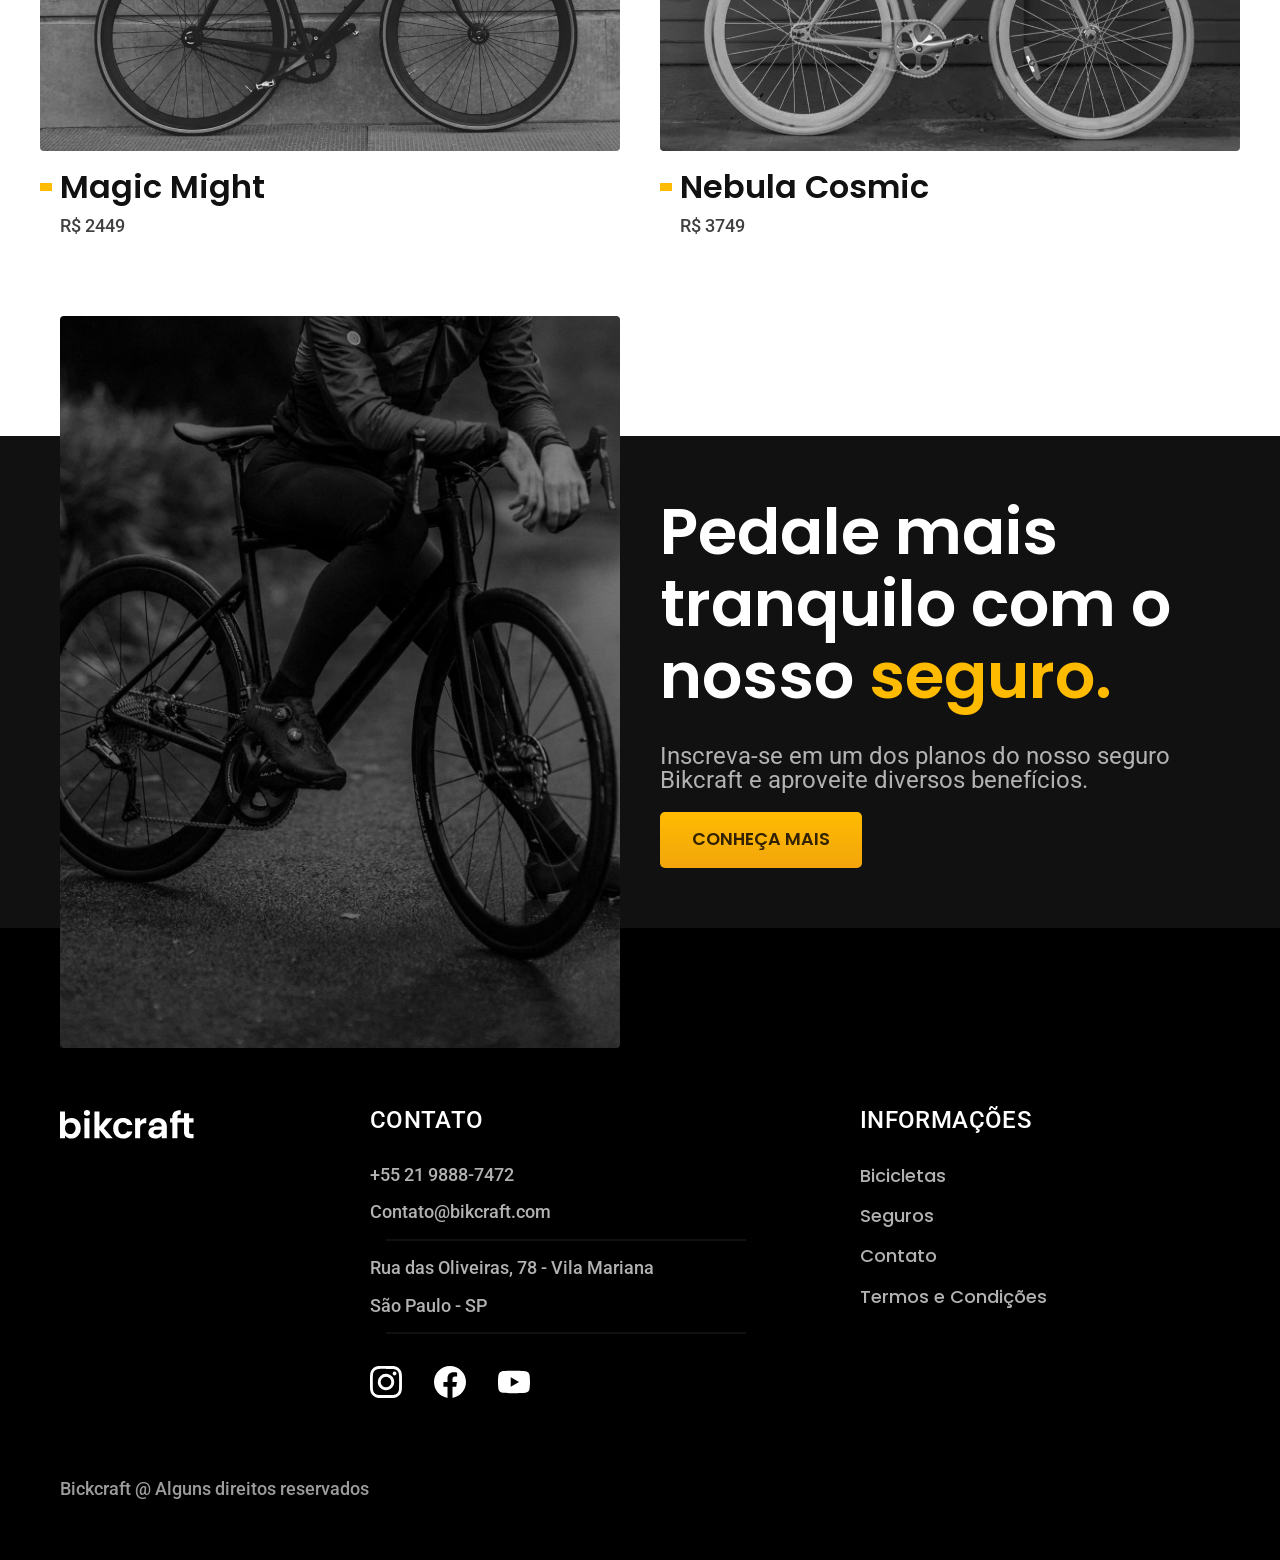
<file: bicicletas/nimbus.html>
<!DOCTYPE html>
<html lang="pt-br">

<head>
    <meta charset="UTF-8">
    <meta http-equiv="X-UA-Compatible" content="IE=edge">
    <meta name="viewport" content="width=device-width, initial-scale=1.0">
    <!---style css-->
    <link rel="stylesheet" href="../css/style.min.css">
    <!---style css-->
    <link rel="preconnect" href="https://fonts.googleapis.com">
    <link rel="preconnect" href="https://fonts.gstatic.com" crossorigin>
    <link href="https://fonts.googleapis.com/css2?family=Merriweather:ital,wght@1,900&family=Poppins:wght@400;600&family=Roboto:wght@400;500&display=swap" rel="stylesheet">
    <title>Nimbus Starks | Bikcraft - Bicicletas Elétricas</title>
    <script>
        document.documentElement.classList.add('js');
    </script>
    <link rel="icon" href="../favicon.svg" type="image/svg+xml">
</head>

<body id="bicicleta">
    <header class="header-bg">
        <div class="header container">
            <a href="../"><img src="../img/bikcraft.svg" alt="Bikcraft">
            </a>
            <nav aria-label="primaria">
                <ul class="header-menu font-1-m cor-0">
                    <li><a href="../bicicletas.html">Bicicletas</a></li>
                    <li><a href="../seguros.html">Seguros</a></li>
                    <li><a href="../contatos.html">Contato</a></li>
                </ul>
            </nav>

        </div>
    </header>

    <main class="bicicleta-bg">
        <div class="bicicleta container">
            <div class="bicicleta-titulo">
                <span class="font-2-xl cor-5">R$ 4999</span>
                <h1 class="font-1-xxl cor-0">Nimbus Stark<span class="cor-p1">.</span></h1>
            </div>
            <div class="bicicleta-image">
                <img src="../img/bicicleta/nimbus1.jpg" alt="Bicicleta nimbus preta">
                <img src="../img/bicicleta/nimbus2.jpg" alt="Bicicleta magic preta">
                <img src="../img/bicicleta/nimbus3.jpg" alt="Bicicleta nebula branca">
            </div>
            <div class="bicicleta-conteudo">
                <p class="font-2-l cor-5">A Nimbus Stark é a melhor Bikcraft já criada pela nossa equipe. Ela vem equipada com os melhores acessórios, o que garante maior velocidade.</p>
                <div class="bicicleta-comprar">
                    <a class="botao" href="../orcamento.html?tipo=bikcraft&produto=nimbus">Comprar agora</a>
                    <span class="font-1-xs cor-6"><img src="../img/icones/entrega.svg" alt=""> entrega em 5 dias</span>
                    <span class="font-1-xs cor-6"><img src="../img/icones/estoque.svg" alt="">18 em estoque</span>
                </div>
                <h2 class="font-1-xs cor-0">Informações</h2>
                <ul class="bicicleta-informacoes">
                    <li>
                        <img src="../img/icones/eletrica.svg" alt="">
                        <h3 class="font-1-m cor-0">Motor Elétrico</h3>
                        <p class="font-2-xs cor-5">Permite você viajar distâncias inimaginaveis com a sua bike.</p>
                    </li>
                    <li>
                        <img src="../img/icones/velocidade.svg" alt="">
                        <h3 class="font-1-m cor-0">50 km/h</h3>
                        <p class="font-2-xs cor-5">A mais rápida bicicleta elétrica disponível hoje no mercado.</p>
                    </li>
                    <li>
                        <img src="../img/icones/rastreador.svg" alt="">
                        <h3 class="font-1-m cor-0">Rastreador</h3>
                        <p class="font-2-xs cor-5">Rastreador e sistema anti-furto para garantir o seu sossego.</p>
                    </li>
                    <li>
                        <img src="../img/icones/carbono.svg" alt="">
                        <h3 class="font-1-m cor-0">Fibra de Carbono</h3>
                        <p class="font-2-xs cor-5">Maior proteção possível para a sua Bikcraft com fibra de carbono.</p>
                    </li>

                </ul>
                <h2 class="font-1-xs cor-0">Ficha Técnica</h2>
                <ul class="bicicleta-ficha font-2-s cor-4">
                    <li>Peso <span>9 kg</span></li>
                    <li>Altura <span>60 cm</span></li>
                    <li>Largura <span>120 cm</span></li>
                    <li>Profundidade <span>10 cm</span></li>
                    <li>Marchas <span>16</span></li>
                    <li>Roda <span>29</span></li>

                </ul>
            </div>
        </div>

    </main>

    <article class="bicicletas-lista container">
        <h2 class="font-1-xxl ">outras bicicletas<span class="cor-p1">.</span></h2>
        <ul>
            <li>
                <a href="./magic.html">
                    <img src="../img/bicicletas/magic.jpg" alt="Bicicleeta preta">
                    <h3 class="font-1-xl">Magic Might</h3>
                    <span class="font-2-m cor-8">R$ 2449</span>
                </a>
            </li>
            <li>
                <a href="./nebula.html">
                    <img src="../img/bicicletas/nebula.jpg" alt="Bicicleeta preta">
                    <h3 class="font-1-xl">Nebula Cosmic</h3>
                    <span class="font-2-m cor-8">R$ 3749</span>
                </a>
            </li>
        </ul>
    </article>
    <article class="seguro-bike-bg">
        <div class="seguro container">
            <div class="seguro-image">
                <img src="../img/fotos/seguros.jpg" alt="Pessoa parada em cima de uma bicicleta">
            </div>
            <div class="seguro-conteudo">
                <h2 class="font-1-xxl cor-0">Pedale mais tranquilo com o nosso
                    <span class="cor-p1">seguro.</span>
                </h2>
                <p class="font-2-l cor-5">Inscreva-se em um dos planos do nosso seguro Bikcraft e aproveite diversos benefícios.</p>
                <a class="botao" href="../seguros.html">Conheça mais</a>
            </div>

        </div>
    </article>
    <footer class="footer-bg">
        <div class="footer container">
            <img src="../img/bikcraft.svg" alt="Bikcraft">
            <div class="footer-contato">
                <h3 class="font-2-l-b cor-0">Contato</h3>
                <ul class="cor-5 font-2-m">
                    <li><a href="tel: +552198887472">+55 21 9888-7472</a></li>
                    <li><a href="mailto:contato@bikcraft.com">Contato@bikcraft.com</a></li>
                    <li>Rua das Oliveiras, 78 - Vila Mariana</li>
                    <li>São Paulo - SP</li>
                </ul>
                <div class="footer-redes">
                    <a href="./">
                        <img src="../img/redes/instagram.svg" width="32" height="32" alt="instagram">
                    </a>
                    <a href="./">
                        <img src="../img/redes/facebook.svg" width="32" height="32" alt="facebook">
                    </a>
                    <a href="./">
                        <img src="../img/redes/youtube.svg" width="32" height="32" alt="youtube">
                    </a>
                </div>
            </div>
            <div class="footer-informacoes">
                <h3 class="font-2-l-b cor-0">
                    </h3class>Informações</h3>
                <nav>
                    <ul class="font-1-m cor-5">
                        <li><a href="../bicicletas.html">Bicicletas</a></li>
                        <li><a href=../seguros.html">Seguros</a></li>
                        <li><a href=../contatos.html">Contato</a></li>
                        <li><a href=../termos.html">Termos e Condições</a></li>
                    </ul>
                </nav>
            </div>
            <p class="cor-6 footer-copy font-2-m">Bickcraft @ Alguns direitos reservados</p>
        </div>
    </footer>

    <script src="../js/script.js"></script>
</body>

</html>
</file>
<file: css/style.min.css>
.header-bg{background-color:var(--cor-12)}.header{display:flex;justify-content:space-between;align-items:center;flex-wrap:wrap;gap:20px;padding-top:20px;padding-bottom:20px}.header-menu{flex-wrap:wrap;display:flex;gap:40px}.header-menu a{padding:16px 0;display:inline-block;position:relative}.header-menu a:after{content:'';display:block;height:2px;width:0;background-color:var(--cor-0);margin-top:4px;transition-duration:.4s;position:absolute}.header-menu a.ativo::after,.header-menu a:hover:after{width:100%}.header-menu a.ativo::after{background-color:var(--cor-p1)}@media (max-width:800px){.header-menu{gap:20px}.header-menu a:hover{background-color:var(--cor-10)}.header-menu a{background-color:var(--cor-11);border-radius:5px;padding:12px 16px}.header-menu a::after{display:none}}@media (max-width:600px){.header-menu{gap:12px}.header-menu a{padding:8px 12px;font-size:.875rem}}@media (max-width:300px){.header-menu li{width:100%}}body{box-sizing:border-box;margin:0;font-family:Arial,Helvetica,sans-serif;color:var(--cor-11)}blockquote,dd,h1,h2,h3,h4,p,ul{margin:0;padding:0}ul{margin:0;padding:0;list-style:none}img{max-width:100%;height:auto;display:block}img[src$=".jpg"]{border-radius:4px}a{color:inherit;text-decoration:none}span{display:inline-block}.footer-bg{background-color:var(--cor-12)}.footer{display:grid;grid-template-columns:3fr 5fr 4fr;gap:40px;padding-top:60px;padding-bottom:60px}.footer h3{margin-bottom:32px}.footer-contato ul{margin-bottom:32px}.footer-contato li:nth-child(2n):after{content:"";max-width:360px;display:block;height:2px;background:var(--cor-11);margin:16px}.footer li{margin-bottom:16px}.footer-redes{display:flex;gap:32px}.footer a:hover{color:var(--cor-0)}.footer-copy{grid-column:1/-1;margin-top:40px}@media (max-width:800px){.footer>img{display:none}.footer{grid-template-columns:1fr 1fr}}@media (max-width:600px){.footer{grid-template-columns:1fr;gap:60px}.footer-copy{margin-top:0}}.botao{padding:16px 32px;background:linear-gradient(#fb0,#f2a50c);border-radius:5px;display:inline-block;box-shadow:0 1px px rgba(0,0,0,.1);text-transform:uppercase;color:var(--cor-p5);font-size:1.1rem;line-height:1.33;font-family:poppins;font-weight:600;max-width:max-content;border:none;cursor:pointer}.botao:hover{background:linear-gradient(#fb0,#e59317)}.botao.secundario{background:var(--cor-10);color:var(--cor-2)}.botao.secundario:hover{background:var(--cor-9)}.botao.seta{display:flex;align-items:center}.botao.seta::after{content:"";width:18px;height:10px;margin-left:12px;display:inline-block;background-image:url("../img/icones/seta.svg");transition-duration:transform .2s}.botao.seta:hover::after{transform:translateX(4px)}@media (max-width:600px){.botao{padding:12px 16px;font-size:1rem}}.container{max-width:1200px;padding-left:20px;padding-right:20px;box-sizing:border-box;margin-left:auto;margin-right:auto}.link:hover{color:var(--cor-0)}.titulo-bg{padding-bottom:60px;padding-top:60px;background-color:var(--cor-11)}.titulo{padding:60px 0;background-color:var(--cor-11)}.titulo{background:url('/img/dec/top-right.svg') no-repeat top right 20px}.titulo p{margin-bottom:4px}@media (max-width:800px){.titulo-bg{padding-bottom:40px;padding-bottom:40px}.titulo p{font-size:1rem;text-transform:lowercase;font-weight:400}}:root{--cor-0:#ffffff;--cor-1:#f7f7f7;--cor-2:#ededed;--cor-3:#dedede;--cor-4:#cccccc;--cor-5:#b2b2b2;--cor-6:#9c9c9c;--cor-7:#717171;--cor-8:#595959;--cor-9:#404040;--cor-10:#2e2e2e;--cor-11:#111111;--cor-12:#000000;--cor-p1:#ffbb00;--cor-p2:#e4a30b;--cor-p3:#a66f00;--cor-p4:#664400;--cor-p5:#332200}.cor-0{color:var(--cor-0)}.cor-1{color:var(--cor-1)}.cor-2{color:var(--cor-2)}.cor-3{color:var(--cor-3)}.cor-4{color:var(--cor-4)}.cor-5{color:var(--cor-5)}.cor-6{color:var(--cor-6)}.cor-7{color:var(--cor-7)}.cor-8{color:var(--cor-9)}.cor-9{color:var(--cor-10)}.cor-11{color:var(--cor-11)}.cor-12{color:var(--cor-12)}.cor-p1{color:var(--cor-p1)}.cor-p1{color:var(--cor-p1)}.cor-p2{color:var(--cor-p2)}.cor-p3{color:var(--cor-p3)}.cor-p4{color:var(--cor-p4)}.cor-p5{color:var(--cor-p5)}.font-1-xs{font:500 0.75rem/1.35 Poppins,sans-serif}.font-2-xs{font:400 0.875rem/1.43 roboto sans-serif}.font-1-s{font:500 1rem/1.5 Poppins,sans-serif}.font-2-s{font:400 1rem/1.5 Roboto,sans-serif}.font-1-m{font:500 1.125rem/1.35 Poppins,sans-serif}.font-1-m,.font-1-m-b{font:500 1.125rem/1.35 Poppins,sans-serif}.font-1-l{font:500 1.5rem/1.5 Poppins,sans-serif}.font-1-m-b{font-weight:600}.font-2-m{font-family:roboto;font-size:1.125rem;line-height:1.35rem;font-weight:500}.font-1-xl{font-size:2rem;line-height:1.25;font-family:poppins,sans-serif;font-weight:600}.font-2-l-b{font-weight:500;letter-spacing:.015em;text-transform:uppercase}.font-2-l{font-family:roboto;font-size:1.5rem;line-height:1.5rem;font-weight:400}.font-2-l-b{font-family:roboto;font-size:1.5rem;line-height:1.5rem;font-weight:500}.font-2-xl{font-size:2rem;line-height:1.125;font-family:roboto,sans-serif;font-weight:500}.font-1-xxl{font-size:4rem;line-height:1.125;font-family:poppins,sans-serif;font-weight:600}@media (max-width:1200px){.font-1-xxl{font-size:3rem}.font-2-l{font-size:1.12rem}.font-2-l-b{font-size:1.12rem}}@media (max-width:800px){.font-1-xxl{font-size:2rem}.font-1-xl,.font-2-xl{font-size:1.5rem}}.form{display:grid;grid-template-columns:1fr 1fr;gap:20px}.form label{display:block;font:500 1rem/1.5 poppins,sans-serif;margin-bottom:4px}.form .col-2{grid-column:span 2}.form input[type=email],.form input[type=text],.form textarea{font:400 1rem/1.5 roboto,sans-serif;border-radius:4px;background-color:var(--cor-1);border:1px solid var(--cor-3);padding:12px;width:100%;box-sizing:border-box}.form input[type=email]:focus,.form input[type=text]:focus,.form textarea:focus{border-color:var(--cor-p1);background-color:var(--cor-0);outline:0;box-shadow:0 0 0 2px #fea}@media (max-width:600px){.form{grid-template-columns:1fr}.form col-2{grid-column:1}}.tecnologia-bg{background-color:var(--cor-11);box-shadow:inset 0 80px var(--cor-0),inset 0 -80px var(--cor-0)}.tecnologia{display:grid;grid-template-columns:1fr 1fr;gap:40px}.tecnologia-conteudo>span{text-transform:uppercase;margin-bottom:20px;display:block}.tecnologia-image img{width:100%;height:100%;object-fit:cover;object-position:left}.tecnologia-conteudo{padding-top:160px;padding-bottom:160px}.tecnologia-conteudo>p{margin-bottom:20px}.tecnologia a{margin-bottom:80px}.tecnologia-conteudo h2{margin-bottom:32px}.tecnologia-vantagens{display:flex;gap:40px}.tecnologia-vantagens h3{width:max-content;margin-bottom:8px}.tecnologia-vantagens img{width:24px;margin-bottom:8px}@media (max-width:800px){.tecnologia-bg{box-shadow:initial}.tecnologia{grid-template-columns:1fr}.tecnologia-conteudo{padding-top:60px;padding-bottom:60px}.tecnologia-image{display:none}.tecnologia a{margin-bottom:60px}}@media (max-width:600px){.tecnologia-vantagens{flex-direction:column}}.link{display:inline-block;color:var(--cor-p1);font:500 1.5rem/1.5 poppins,sans-serif;text-transform:uppercase}.link::after{content:"";display:block;width:100%;height:4px;background-color:currentcolor}.parceiros{padding-top:60px;padding-bottom:120px}.parceiros h2{margin-bottom:60px}.parceiros ul{padding:0 20px;max-width:1400px;margin:0 auto;display:grid;grid-template-columns:repeat(4,1fr)}.parceiros li{display:flex;padding:32px;border-left:2px solid var(--cor-2);border-collapse:collapse}.parceiros img{margin:auto}.parceiros li:first-child,.parceiros li:nth-child(5){border-left:none}.parceiros li:nth-child(n+5){border-top:2px solid var(--cor-2)}@media (max-width:800px){.parceiros{padding-bottom:60px}.parceiros h2{margin-bottom:20px}.parceiros ul{grid-template-columns:repeat(2,1fr)}.parceiros li{padding:20px}.parceiros li:nth-child(n+3){border-top:2px solid var(--cor-2)}.parceiros li:nth-child(odd){border-left:none}}.depoimento{display:grid;grid-template-columns:1fr 1fr;background-color:var(--cor-p1);overflow:hidden}.depoimento img{border-radius:0;width:100%;height:100%;object-fit:cover}.depoimento-conteudo{padding:40px 40px 80px 80px;align-self:end;background:url('../img/dec/bottom-right-p.svg') no-repeat bottom 40px right 40px}.depoimento-conteudo p{max-width:32ch;font-family:merriweather,serif;font-style:italic;font-weight:900;margin-bottom:2rem;position:relative}.depoimento p::after,.depoimento p::before{font-size:5rem;position:absolute;color:var(--cor-p2)}.depoimento p::before{content:"“";left:-50px;top:-20px}.depoimento p::after{content:"”"}@media (min-width:1200px){.depoimento img{max-height:520px}}@media (max-width:800px){.depoimento{grid-template-columns:1fr;text-align:center}.depoimento-conteudo{padding:40px 20px;justify-self:center}.depoimento img{max-height:300px}}@media (min-width:1200px){.depoimento img{max-height:520px}}.introducao-bg{background:var(--cor-12) url('../img/dec/bottom-left.svg') no-repeat bottom 160px left 20px;color:var(--cor-1)}.introducao{display:grid;grid-template-columns:1fr 1fr;gap:0 40px}.introducao img{width:100%;object-fit:cover;height:100%;border-radius:4px}.introducao-conteudo{align-self:end;padding-bottom:200px}.introducao h1{margin-bottom:32px;font-size:4rem;line-height:1.125;font-family:poppins;font-weight:600}.introducao p{color:var(--cor-5);margin-bottom:20px}@media (max-width:800px){.introducao-bg{background-color:var(--cor-11);padding-top:40px;box-shadow:inset 0 -60px var(--cor-0)}.introducao{grid-template-columns:1fr;gap:32px}.introducao-conteudo{padding-bottom:0}.introducao h1{margin-bottom:16px}.introducao img{height:300px;width:100%}}.bicicletas-lista{padding:60px 0 60px 0}.bicicletas-lista h2{margin-bottom:40px}.bicicletas-lista ul{display:flex;gap:40px;padding:0 20px 20px 20px;max-width:1440px;margin:0 auto;overflow-x:auto}#bicicleta .bicicletas-lista ul{padding:0 0 20px 0}.bicicletas-lista li{flex:1;min-width:280px}.bicicletas-lista a{display:block}.bicicletas-lista img{margin-bottom:16px}.bicicletas-lista h3{margin-bottom:8px;display:flex;align-items:center}.bicicletas-lista h3::before{content:"";background-color:var(--cor-p1);width:12px;height:8px;margin-right:8px;display:inline-block;transition:width .2s}.bicicletas-lista a:hover h3::before{width:24px}.bicicletas-lista li span{padding-left:20px}@media (max-width:800px){.bicicletas-lista{padding-bottom:60px}.bicicletas-lista ul{gap:20px}}.bicicletas-bg{background-image:linear-gradient(to right,var(--cor-0) 30%,var(--cor-11) 0)}.bicicletas{display:grid;grid-template-columns:1fr 1fr;gap:40px;padding-top:60px;padding-bottom:60px;background:url('/img/dec/top-right.svg') no-repeat top 40px right 20px}.bicicletas-imagem{display:grid}.bicicletas-imagem img{grid-area:1/1}.bicicletas-imagem span{grid-area:1/1;place-self:start end;margin-top:20px;padding:8px 16px 8px 8px;display:inline-block;background:var(--cor-12);border-radius:4px 0 0 4px}.bicicletas-conteudo{display:grid;grid-template-columns:1fr auto;align-content:start}.bicicletas-conteudo h2,.bicicletas-conteudo p{grid-column:1/-1}.bicicletas-conteudo h2{margin-bottom:20px}.bicicletas-conteudo h2::before{content:"";display:block;width:12px;height:8px;background-color:var(--cor-p1);margin-bottom:8px}.bicicletas p{margin-bottom:32px}.bicicletas a{place-self:end}.bicicletas li{display:flex;align-items:center}.bicicletas ul{display:grid;gap:16px}.bicicletas-conteudo img{width:24px;height:24px;margin-right:8px}@media (max-width:800px){.bicicletas-bg{background:var(--cor-11)}.bicicletas{grid-template-columns:1fr;gap:20px;padding-top:40px;padding-bottom:40px}}@media (max-width:600px){.bicicletas-conteudo{grid-template-columns:1fr}.bicicletas ul{margin-bottom:32px;grid-template-columns:1fr 1fr;font-size:1rem}.bicicletas a{place-self:start}}.bicicleta-bg{background:var(--cor-11)}.bicicleta{display:grid;grid-template-columns:1fr 1fr;padding-bottom:60px;padding-top:60px;gap:40px;align-items:start}.bicicleta-titulo{grid-column:1/-1}.bicicleta-image{display:flex;align-items:flex-start;flex-wrap:wrap;gap:20px;position:relative}.bicicleta-image img:first-child{cursor:initial;min-width:100%}.bicicleta-image img{min-width:200px;cursor:pointer;flex:1}.bicicleta-conteudo>p{margin-bottom:32px}.bicicleta-comprar{display:grid;grid-template-columns:max-content auto;align-items:center;justify-items:start;gap:8px 12px;margin-bottom:40px}.bicicleta-comprar a{grid-row:span 2}.bicicleta-comprar span{display:flex;align-items:center;gap:8px;padding:4px 8px;border-radius:4px;background-color:var(--cor-12)}.bicicleta-conteudo h2{text-transform:uppercase;letter-spacing:.015em;margin-bottom:12px}.bicicleta-ficha,.bicicleta-informacoes{padding:32px;background-color:var(--cor-12);border-radius:4px}.bicicleta-informacoes{margin-bottom:40px;display:grid;grid-template-columns:1fr 1fr;gap:32px}.bicicleta-informacoes img{width:24px;margin-bottom:8px}.bicicleta-informacoes h3{margin-bottom:8px}.bicicleta-ficha li{padding:4px 0;display:flex;justify-content:space-between;border-bottom:1px solid var(--cor-11)}.bicicleta-ficha li:last-child{border:none}.bicicleta-ficha span{color:var(--cor-6)}@media (max-width:800px){.bicicleta{grid-template-columns:1fr;gap:20px;padding-bottom:40px;padding-top:40px}.bicicleta-image{grid-row:3}}@media (max-width:400px){.bicicleta-informacoes{grid-template-columns:1fr}.bicicleta-comprar{grid-template-columns:1fr}}.seguro-bike-bg{background-color:var(--cor-11);box-shadow:inset 0 120px var(--cor-0),inset 0 -120px var(--cor-12)}.seguro{display:grid;grid-template-columns:1fr 1fr;gap:40px}.seguro-image img{width:100%;height:100%;object-fit:cover}.seguro-conteudo{padding:180px 0 180px 0}.seguro-conteudo h2{margin-bottom:32px}.seguro-conteudo p{margin-bottom:20px}@media (max-width:800px){.seguro-bike-bg{box-shadow:inset 0 -60px var(--cor-12)}.seguro-conteudo{grid-row:1;padding:40px 0 0 0}.seguro{display:grid;grid-template-columns:1fr;gap:20px}.seguro-image img{width:100%;height:300px;object-fit:cover}}.seguros-bg{background-color:var(--cor-11)}.seguros{padding-top:60px;padding-bottom:60px;display:grid;grid-template-columns:1fr 1fr;gap:40px;align-items:center}#seguros .seguros{padding-top:0}.seguros h2{grid-column:1/-1}.seguros-item{padding:32px 32px 32px 60px;background-color:var(--cor-12);display:grid;grid-template-columns:1fr auto;border-radius:5px}.seguros-item h3{margin-bottom:40px}.seguros-item span{grid-column:2;display:block;text-align:right}.seguros-item ul{grid-column:1/-1;margin-bottom:32px}.seguros-item li{display:flex;align-items:center;position:relative}.seguros-item li+li{margin-top:20px}.seguros-item li::before{content:"";display:inline-block;width:13px;height:9px;background-image:url('../img/icones/lista.svg');position:absolute;left:-20px}.seguros-item a{grid-column:1/-1}@media (max-width:800px){.seguros{grid-template-columns:1fr}}.vantagens-bg{background-color:var(--cor-12)}.vantagens{padding-bottom:120px;padding-top:120px}.vantagens h2{margin-bottom:60px}.vantagens ul{display:grid;grid-template-columns:repeat(auto-fit,minmax(280px,max-content));gap:40px 80px}.vantagens h3,.vantagens img{margin-bottom:8px}@media (max-width:850px){.vantagens{padding-top:60px;padding-bottom:60px}.vantagens h2{margin-bottom:40px}.vantagens ul{display:grid;grid-template-columns:1fr;gap:20px}}.perguntas{padding-top:120px;padding-bottom:120px}.perguntas h2{margin-bottom:60px;padding:10px}.perguntas dl>div{padding:20px;border-radius:5px}.perguntas dl>div:nth-child(odd){background-color:var(--cor-1)}.perguntas button{border:none;background:0 0;display:grid;grid-template-columns:auto 1fr auto;align-items:center;gap:8px;cursor:pointer;width:100%;text-align:left}.perguntas button:focus{outline:0}.perguntas button::before{content:"";display:inline-block;width:12px;height:8px;background-color:var(--cor-p1)}.perguntas button::after{content:"";display:inline-block;width:14px;height:6px;background:url("../img/icones/seta-abrir.svg");transition:.3s}.perguntas button:hover:after,.perguntas button[aria-expanded=true]:after{transform:rotate(180deg)}.perguntas dd{display:none}.perguntas dd.ativa{display:block}.perguntas dd{padding-left:20px;padding-top:16px;max-width:80ch}@media (max-width:850px){.perguntas{padding-top:60px;padding-bottom:60px}.perguntas h2{margin-bottom:40px}}.termos{padding-top:80px;padding-bottom:80px;line-height:1.8rem}.termos h2{margin-bottom:20px;font-weight:600}.termos p+h2{margin-top:40px}.termos p{margin-bottom:24px;max-width:75ch}#contatos{background:linear-gradient(var(--cor-11) 600px,var(--cor-1) 0)}.contatos{display:grid;grid-template-columns:5fr 7fr}.titulo{padding:60px 0;background-color:var(--cor-11)}.contatos-dados,.contatos-formulario{padding:60px;box-shadow:0 1px 2px rgba(0,0,0,.1)}.contatos-dados{background:var(--cor-12) url("/img/dec/bottom-left.svg") no-repeat bottom 20px left 20px;border-radius:5px 0 0 0}.contatos-formulario{background:var(--cor-0) url("/img/dec/bottom-right.svg") no-repeat bottom 20px right 20px;border-radius:0 5px 5px 0}.contatos-dados h2{margin-bottom:60px}.contatos-endereco{margin-bottom:32px;padding-left:28px;background:url("../img/icones/local.svg") no-repeat 0 2px}.contatos-endereco p{margin-bottom:8px}.contatos-meios a{display:block;max-width:max-content;margin-bottom:8px;padding-left:28px}.contatos-meios a:hover{color:var(--cor-0)}.contatos-meios a:first-child{background:url("../img/icones/email.svg") no-repeat 0 2px}.contatos-meios a:nth-child(2){margin-bottom:32px}.contatos-meios a:nth-child(3){background:url("../img/icones/telefone.svg") no-repeat 0 2px;margin-bottom:60px}.contatos-redes{display:flex;gap:40px;padding-left:28px}@media (max-width:800px){.titulo{padding:40px 0}.contatos{grid-template-columns:1fr}.contatos-dados{border-radius:5px 5px 0 0;background:var(--cor-12)}.contatos-formulario{border-radius:0 0 5px 5px}.contatos-dados h2,.contatos-meios a:nth-child(3){margin-bottom:32px}.contatos-dados,.contatos-formulario{padding:40px}.form{display:block}}.lojas{display:grid;grid-template-columns:1fr 1fr;gap:0 40px;padding-top:120px;padding-bottom:120px}.lojas h2{grid-column:1/-1;margin-bottom:60px}.lojas-item{background-color:var(--cor-0);border-radius:4px;box-shadow:0 1px 2px rgba(0,0,0,.1)}.lojas-conteudo{display:grid;grid-template-columns:1fr 1fr;gap:32px 16px;padding:32px}.lojas-conteudo h3,.lojas-tempo{grid-column:1/-1}.lojas-endereco{display:grid;gap:8px;border-left:2px solid var(--cor-2);padding-left:12px}.lojas img{border-radius:4px 4px 0 0}.lojas-tempo{display:flex;align-items:center;gap:8px}@media (max-width:800px){.lojas{gap:20px;padding-top:60px;padding-bottom:60px}.lojas h2{margin-bottom:30px}.lojas-conteudo{grid-template-columns:1fr;gap:30px 16px;padding:32px}}@media (max-width:650px){.lojas{grid-template-columns:1fr}}#orcamento{background:linear-gradient(var(--cor-11) 600px,var(--cor-1) 0)}.orcamento{display:grid;grid-template-columns:5fr 7fr;padding-bottom:120px}.orcamento h2{text-transform:uppercase;position:relative;display:flex;align-items:center;margin-bottom:20px}.orcamento h2::before{content:"";display:inline-block;width:4px;height:8px;background-color:var(--cor-p1);position:absolute;left:-12px}.orcamento-dados,.orcamento-produto{padding:60px;box-shadow:0 1px 2px rgba(0,0,0,.1)}.orcamento-produto{border-radius:5px 0 0 5px;background:var(--cor-12) url("/img/dec/bottom-left.svg") no-repeat bottom 20px left 20px;gap:20px;display:grid;grid-template-columns:1fr 1fr;align-content:start}.orcamento-produto label{font:400 1rem/1.5 poppins,sans-serif;color:var(--cor-4);background-color:var(--cor-10);display:grid;grid-template-columns:auto 1fr auto;align-items:center;padding:12px 16px;border-radius:4px;cursor:pointer;border:1px solid var(--cor-10)}.orcamento-produto label::before{content:"";display:inline-block;width:12px;height:12px;border-radius:50%;border:1px solid var(--cor-6);margin-right:8px;box-sizing:border-box}.orcamento-produto input:checked+label::before{border:1px solid var(--cor-8);box-shadow:inset 0 0 0 3px var(--cor-0),inset 0 0 0 6px var(--cor-7)}.orcamento-produto input:checked+label{background:var(--cor-0);color:var(--cor-12)}.orcamento-produto label:hover{background-color:var(--cor-9);border-color:var(--cor-9)}.orcamento-produto input:focus+label{box-shadow:0 0 0 2px var(--cor-p1)}.orcamento-produto label span{display:none}.orcamento-produto input:checked+label span{display:inline-block}.orcamento-produto input{opacity:0;position:absolute;pointer-events:none}.orcamento-produto>*{grid-column:1/-1}.orcamento-produto>label{grid-column:initial}.orcamento-dados{border-radius:0 5px 5px 0;background:var(--cor-0) url("/img/dec/bottom-right.svg") no-repeat bottom 20px right 20px}#bikcraft:checked~#orcamento-bikcraft,#seguro:checked~#orcamento-seguro{display:grid;gap:20px}.orcamento-conteudo{display:none}.orcamento-conteudo h2,.orcamento-dados h2:nth-of-type(n+2){margin-top:20px}.orcamento-conteudo label{margin-bottom:15px}.orcamento-produto input:checked+label+.orcamento-detalhes{display:grid}.orcamento-detalhes{display:none;grid-template-columns:1fr 1fr;background-color:var(--cor-0);border-radius:4px;padding:20px;align-items:center}.orcamento-detalhes li{display:flex;align-items:center;margin-bottom:8px}.orcamento-detalhes li img{width:15px;margin-right:8px}@media (max-width:1200px){.orcamento-dados,.orcamento-produto{padding:32px}.orcamento-produto{border-radius:5px 5px}.orcamento-dados{display:grid}}@media (max-width:800px){.orcamento{grid-template-columns:1fr}.orcamento-produto{border-radius:5px 5px 0 0;background:var(--cor-12)}.orcamento-dados{border-radius:0 0 5px 5px}}@media (max-width:400px){.orcamento-produto{grid-template-columns:1fr}}
</file>
